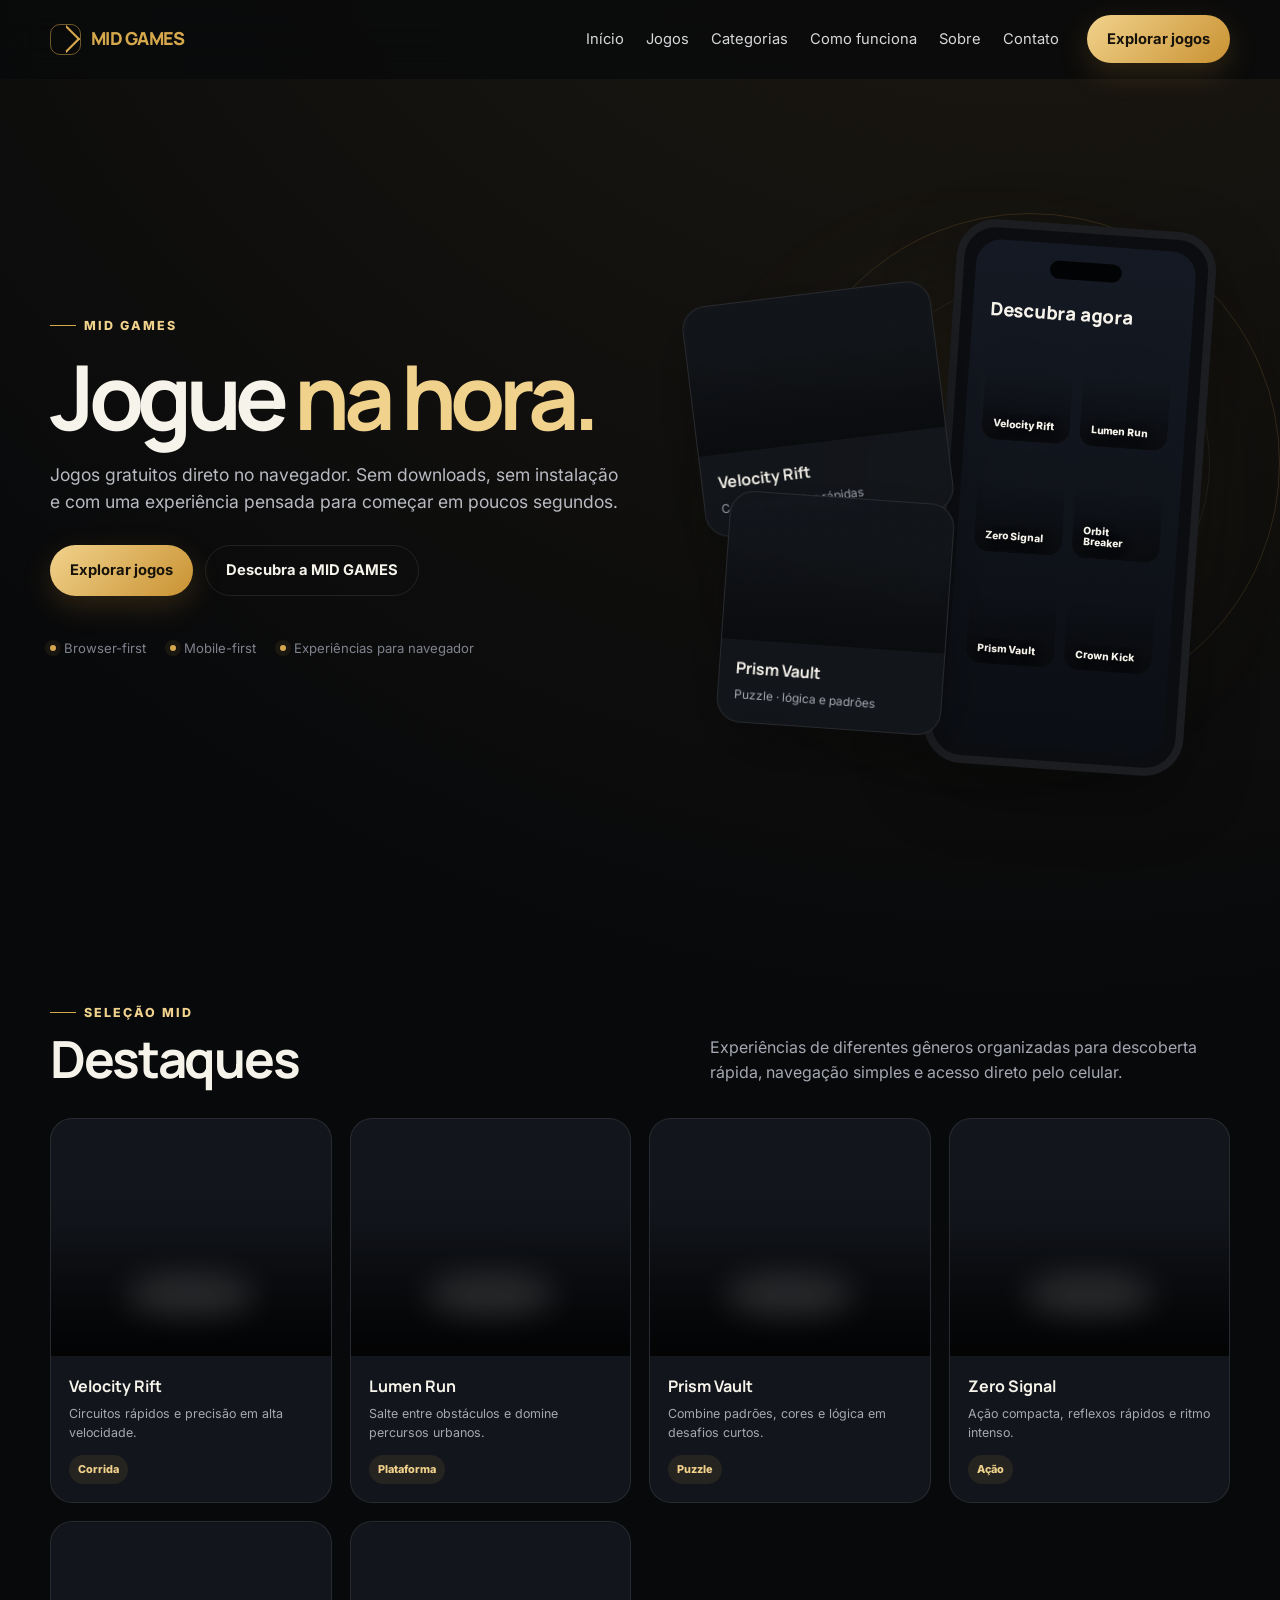
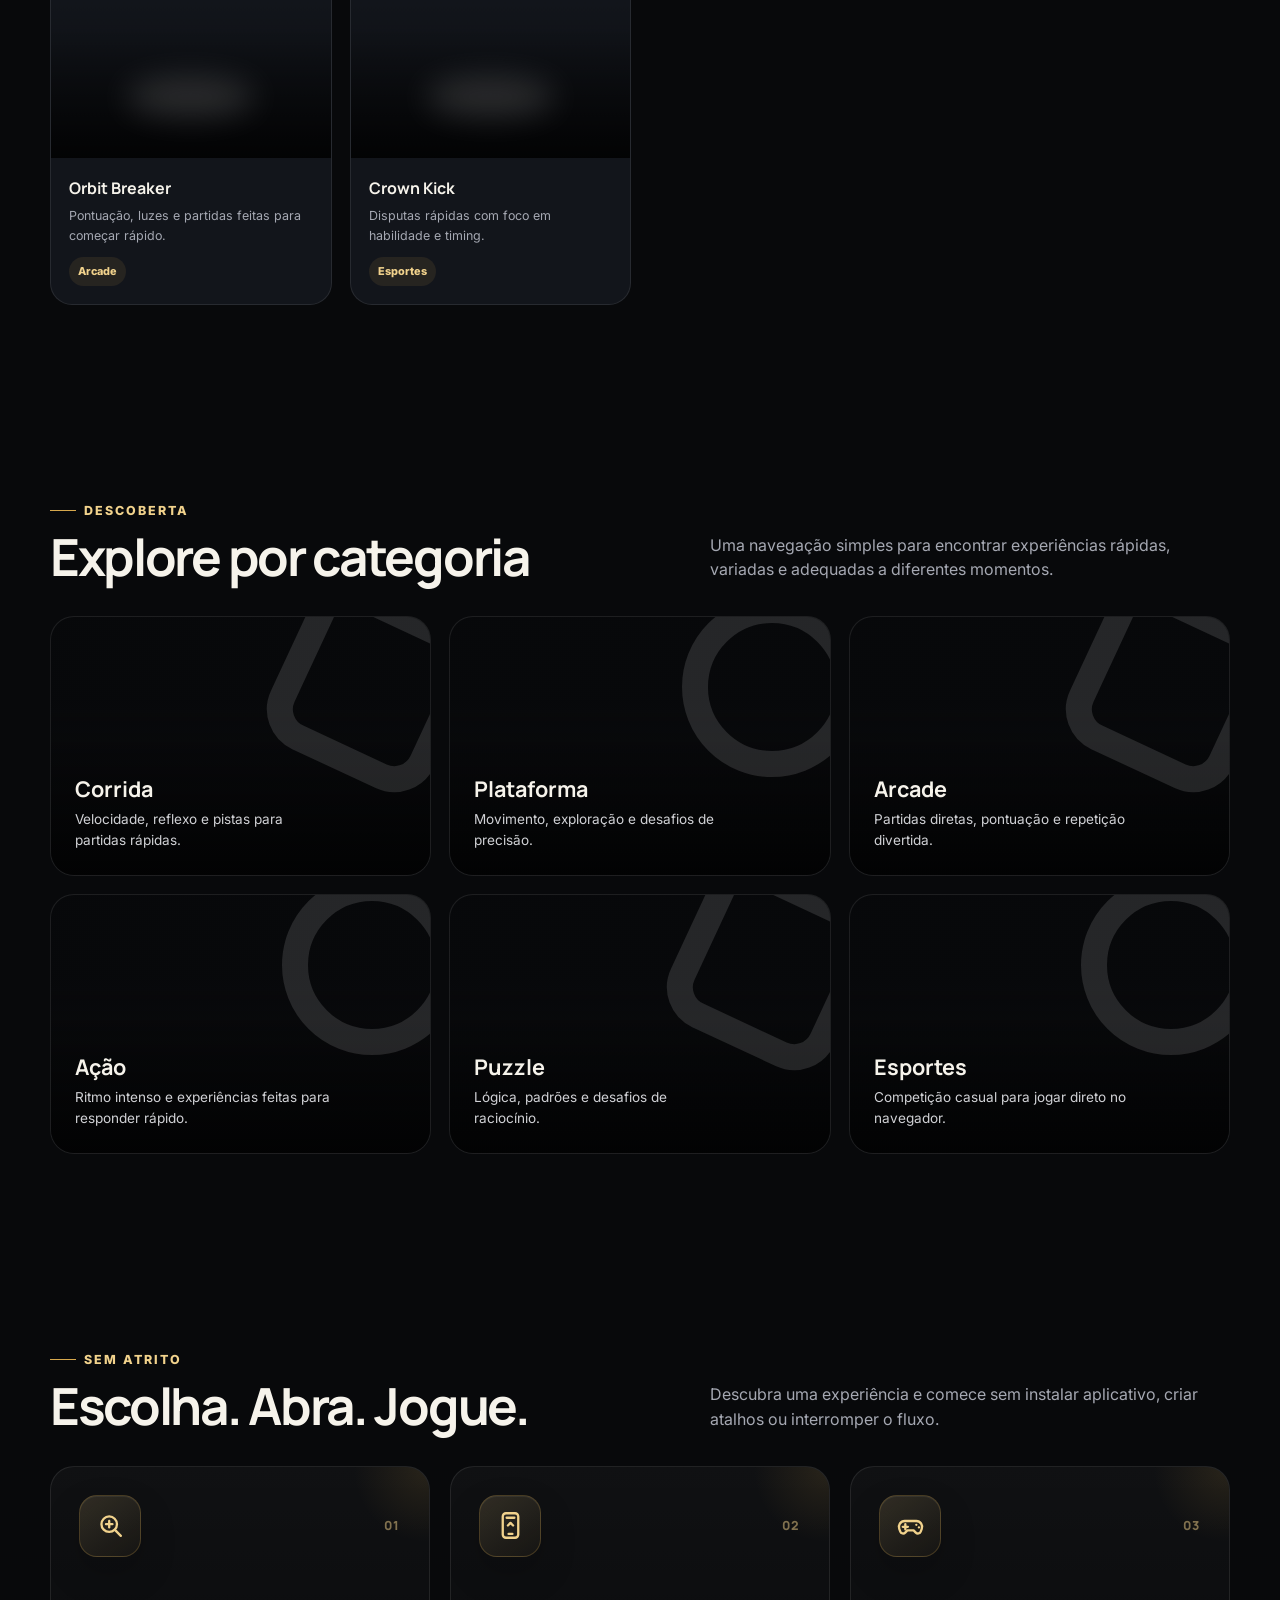
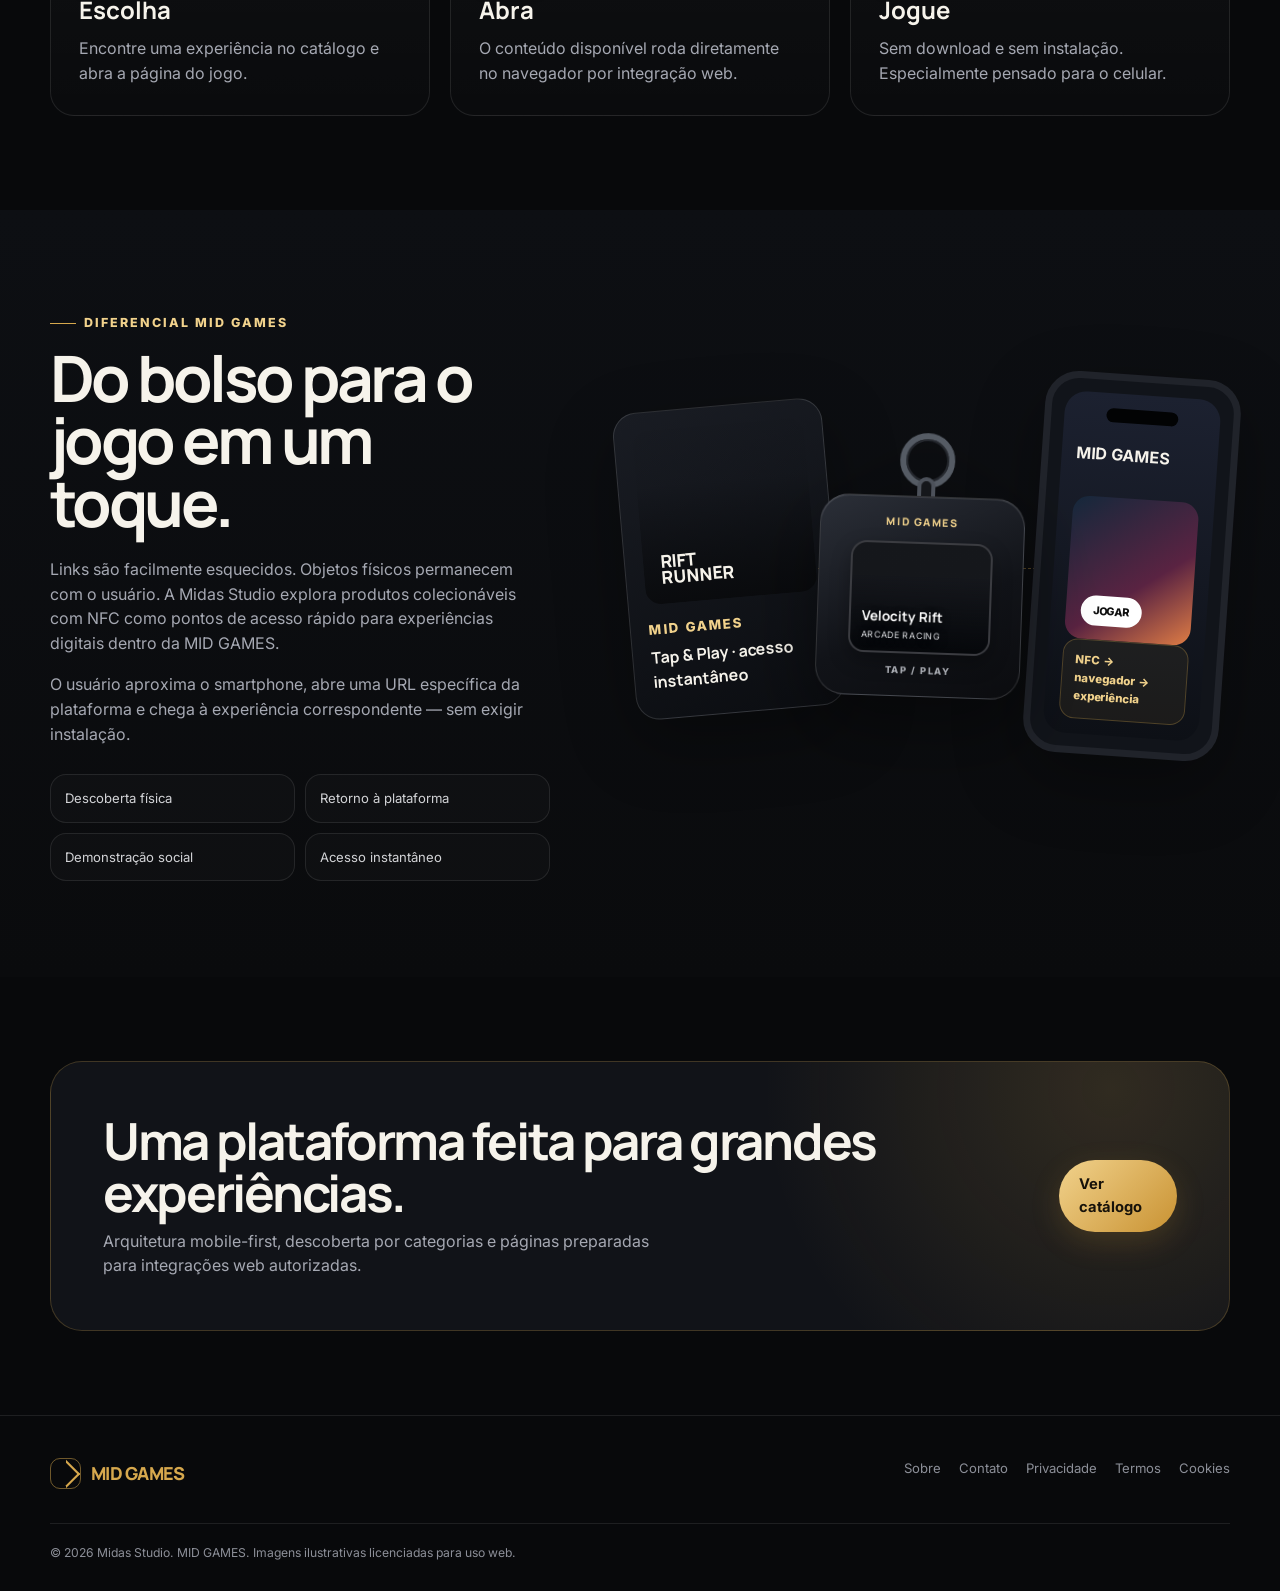
<file: index.html>
<!doctype html>
<html lang="pt-BR">
<head>
  <meta charset="utf-8">
  <meta name="viewport" content="width=device-width,initial-scale=1">
  <meta name="robots" content="noindex">
  <title>MID GAMES</title>
  <meta http-equiv="refresh" content="0; url=./site/">
  <script>window.location.replace('./site/');</script>
</head>
<body>
  <p><a href="./site/">Abrir MID GAMES</a></p>
</body>
</html>
</file>
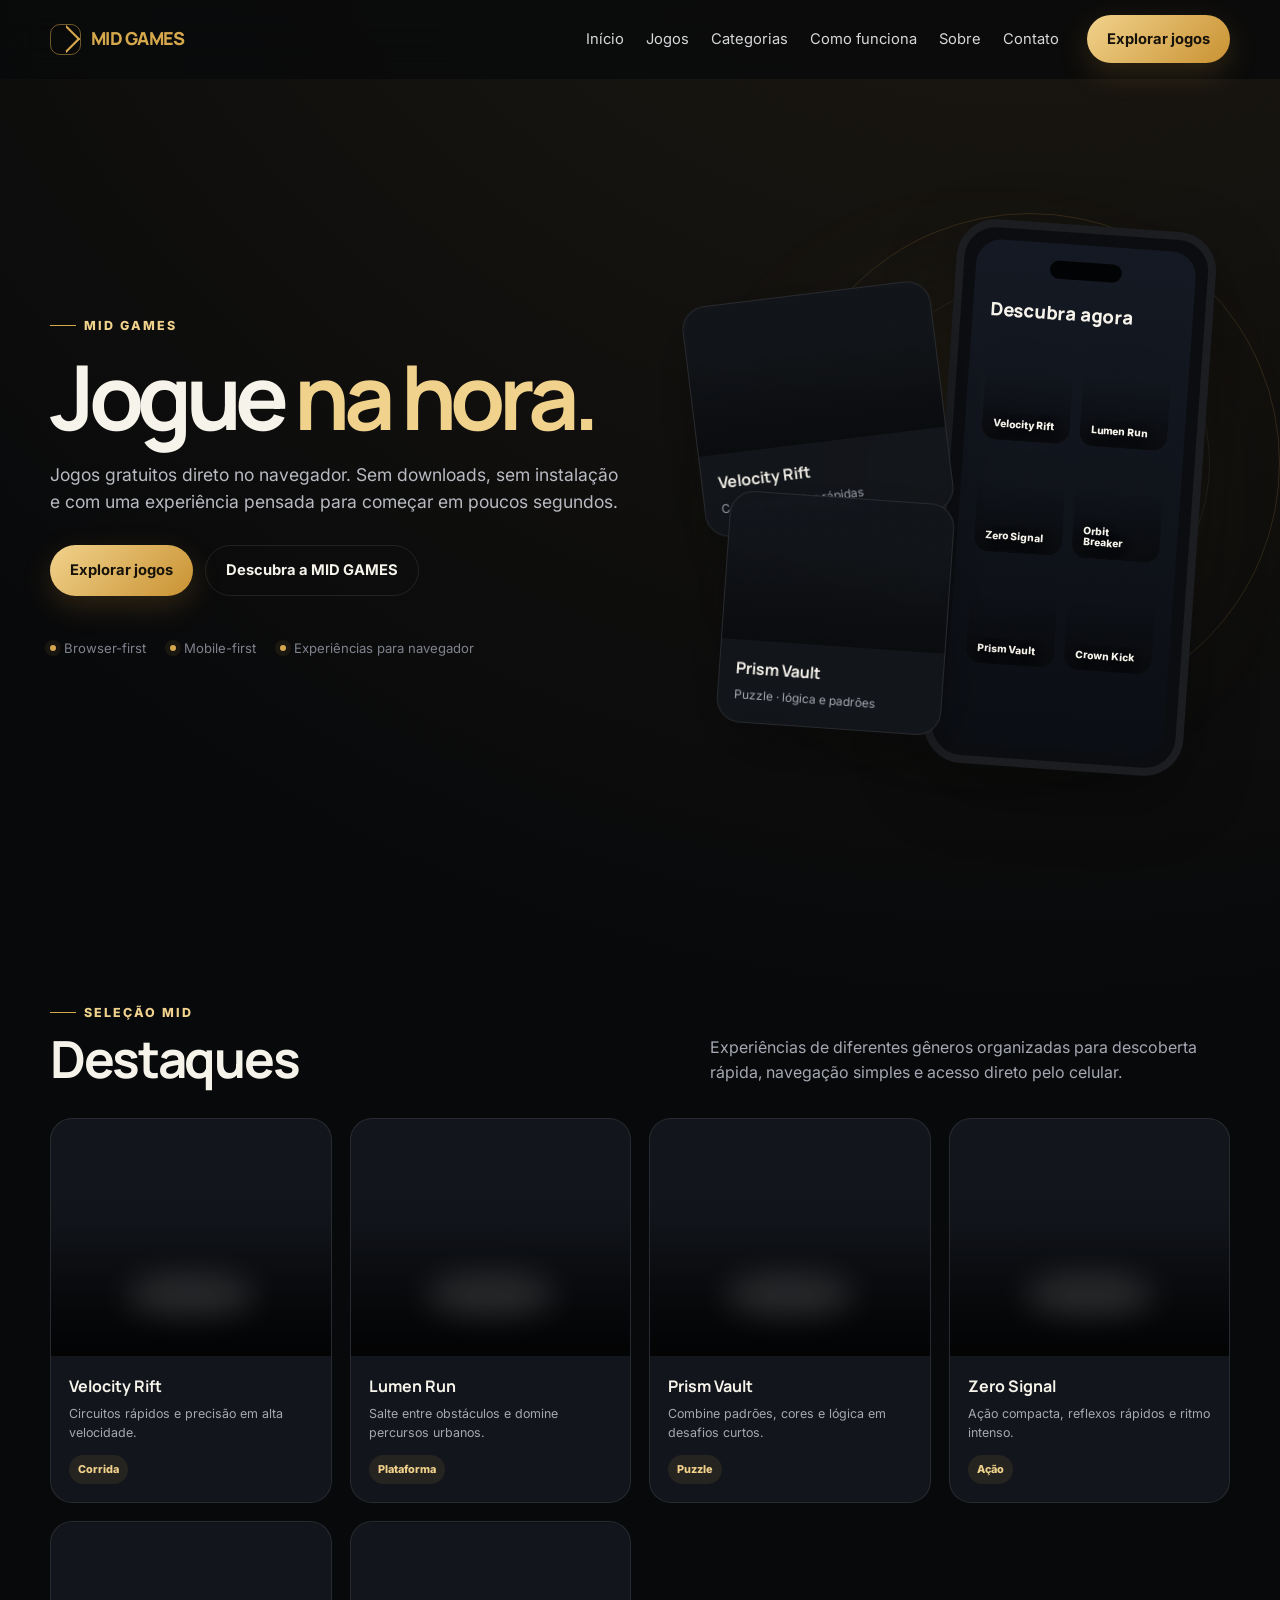
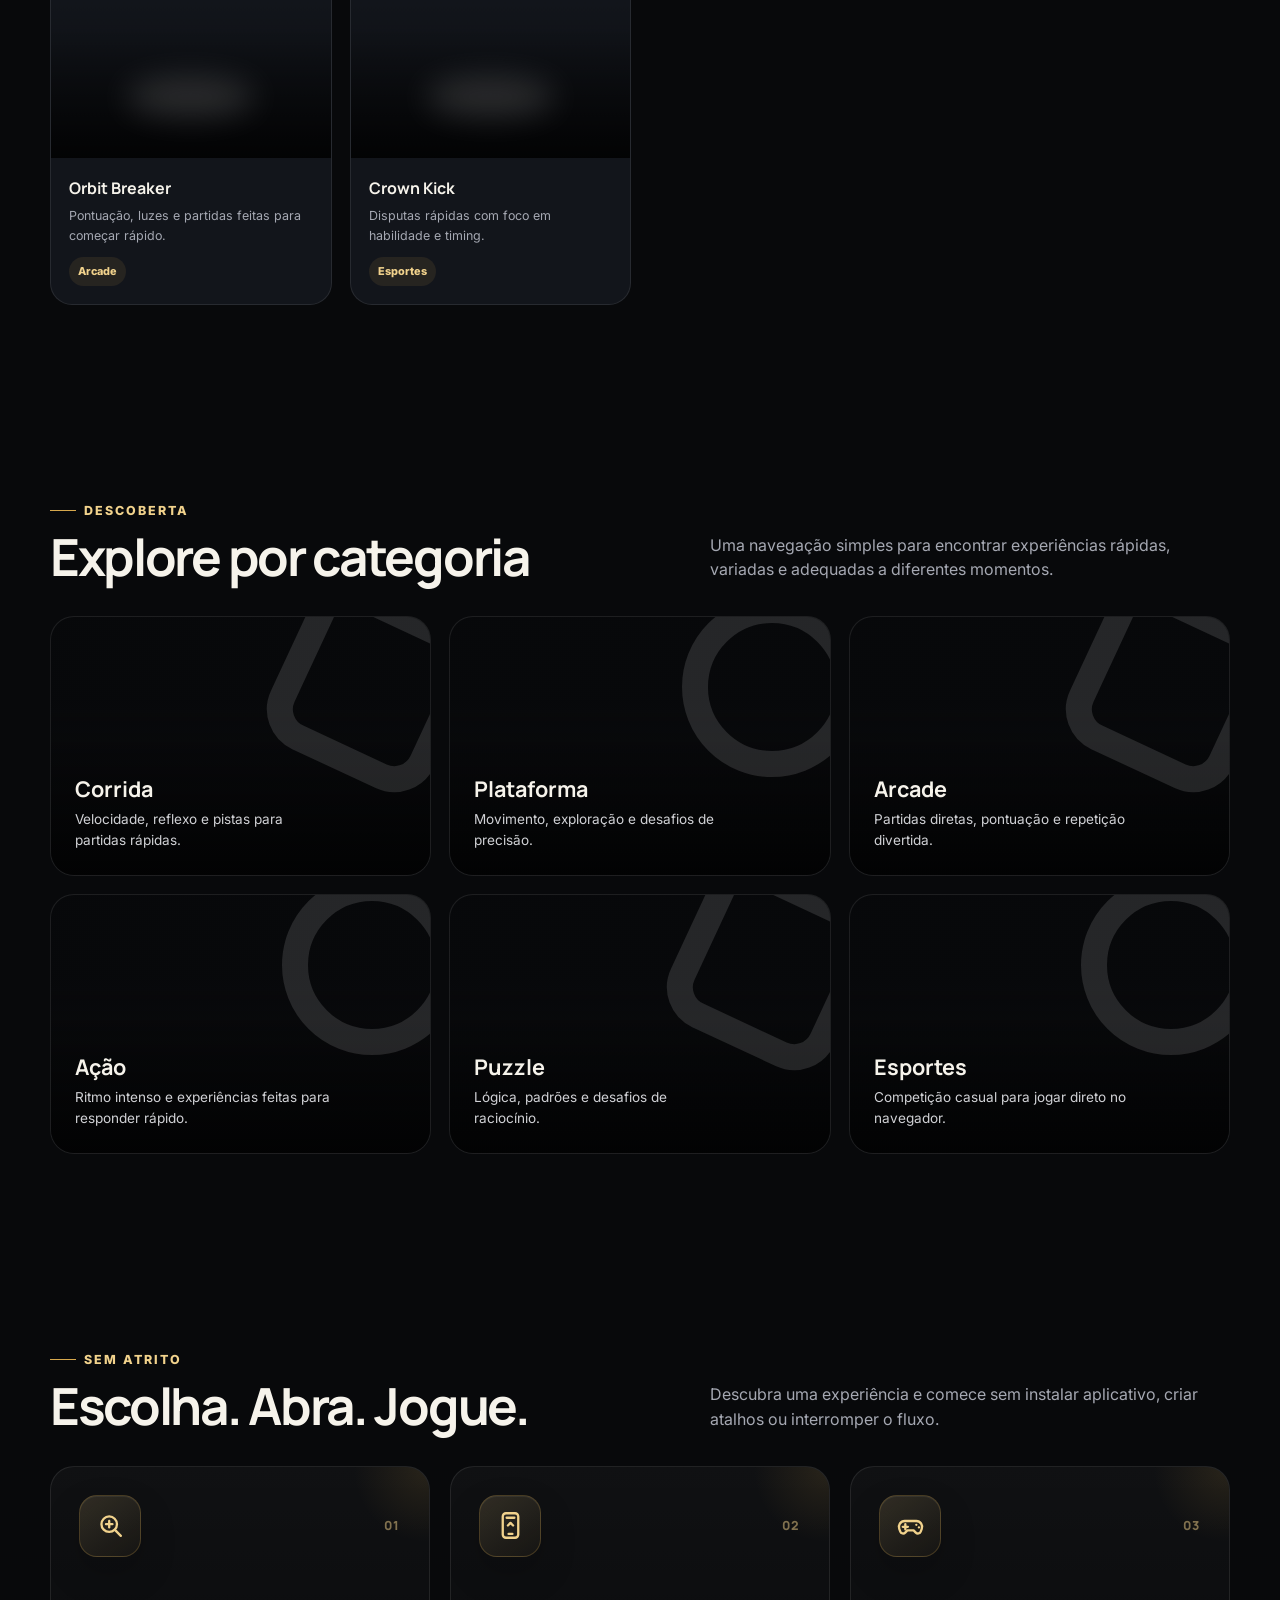
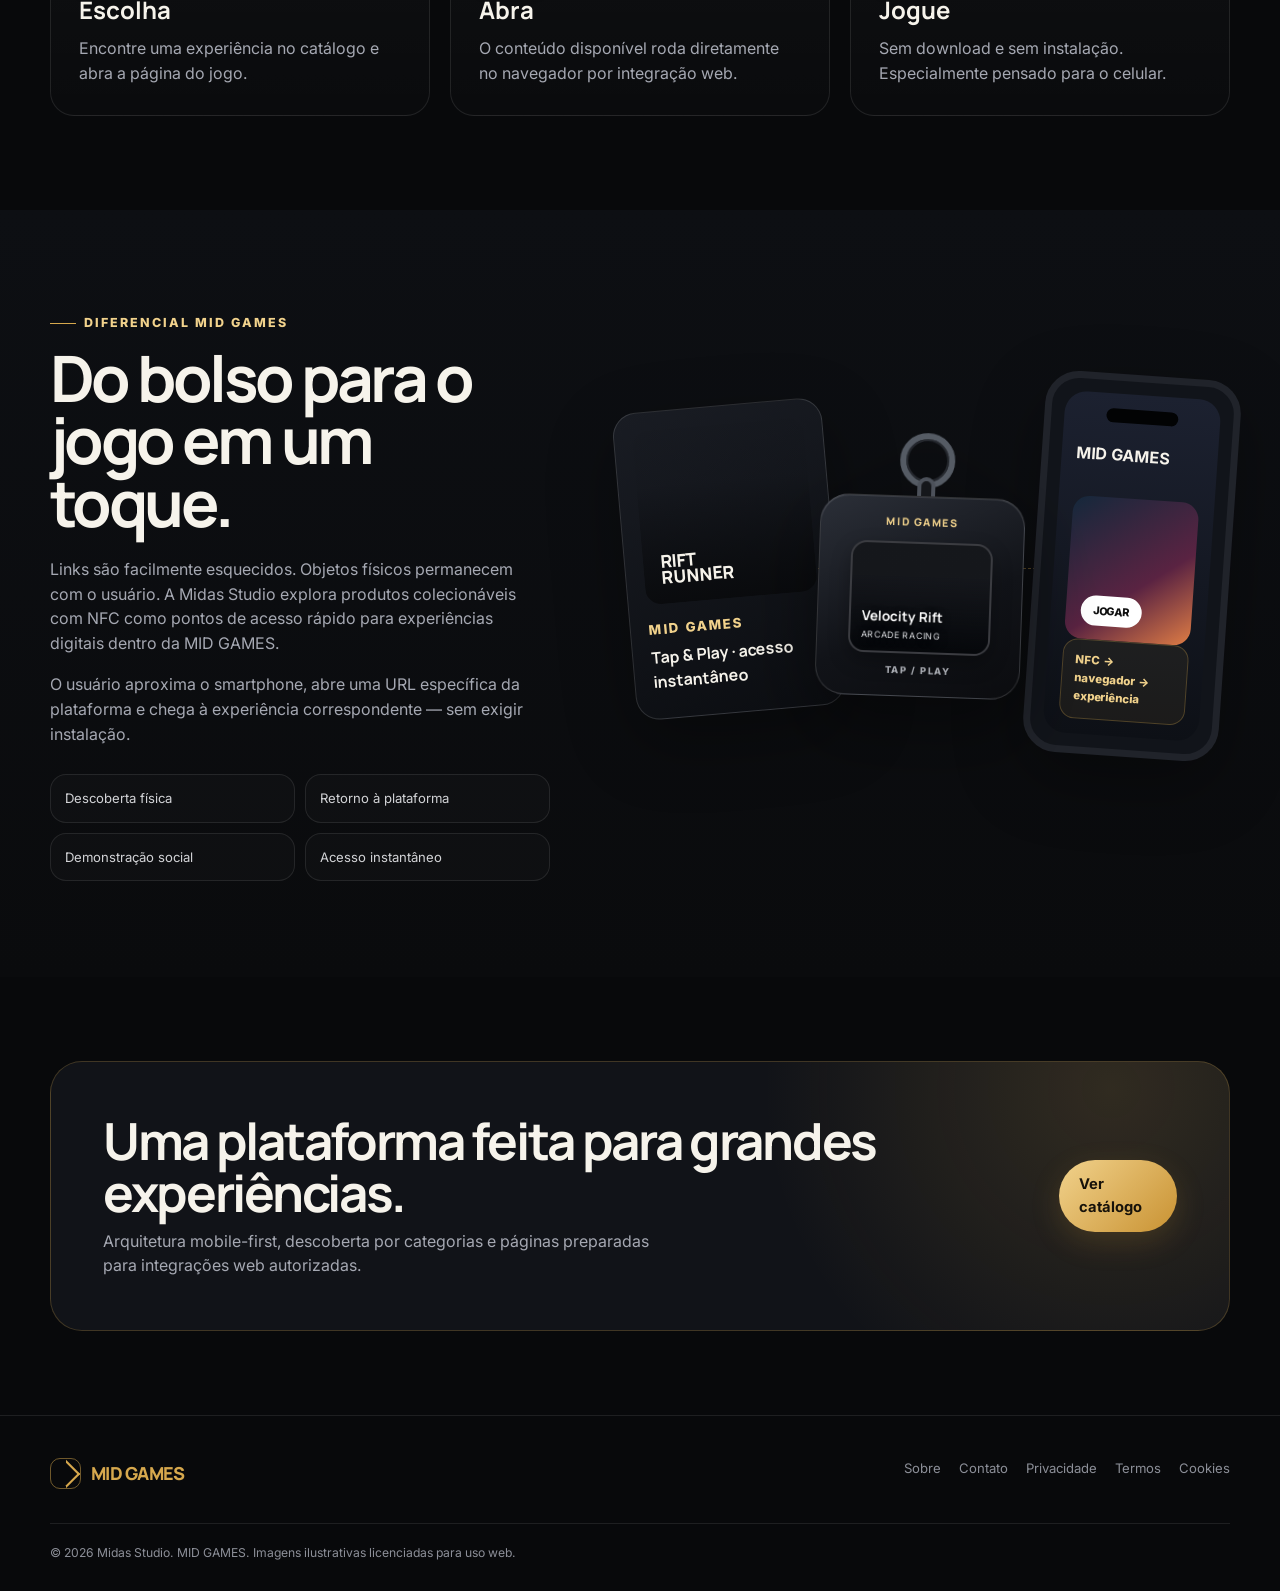
<file: site/index.html>
<!doctype html>
<html lang="pt-BR">
<head>
  <meta charset="utf-8">
  <meta name="viewport" content="width=device-width,initial-scale=1,viewport-fit=cover">
  <meta name="theme-color" content="#08090b">
  <title>MID GAMES — Jogos instantâneos no navegador</title>
  <meta name="description" content="MID GAMES é uma plataforma mobile-first da Midas Studio para descobrir e acessar experiências HTML5 diretamente pelo navegador.">
  <meta property="og:title" content="MID GAMES — Encoste. Abra. Jogue.">
  <meta property="og:description" content="Jogos instantâneos direto no navegador. Sem downloads. Sem instalação.">
  <meta property="og:type" content="website">
  <meta property="og:url" content="https://midasstudio.com.br/">
  <link rel="canonical" href="https://midasstudio.com.br/">
  <link rel="icon" href="./favicon.svg" type="image/svg+xml">
  <link rel="stylesheet" href="./assets/styles.css">
  <link rel="stylesheet" href="./assets/home-enhancements.css">
</head>
<body>
<header class="site-header">
  <div class="container nav">
    <a class="brand" href="./" aria-label="MID GAMES — início"><span class="brand-mark" aria-hidden="true"></span><span>MID <span>GAMES</span></span></a>
    <nav class="nav-links" aria-label="Navegação principal">
      <a href="./">Início</a><a href="./jogos/">Jogos</a><a href="#categorias">Categorias</a><a href="#como-funciona">Como funciona</a><a href="./sobre/">Sobre</a><a href="./contato/">Contato</a>
    </nav>
    <a class="btn btn-primary nav-cta" href="./jogos/">Explorar jogos</a>
    <button class="menu-btn" type="button" aria-label="Abrir menu" aria-expanded="false">☰</button>
  </div>
</header>

<main>
  <section class="hero">
    <div class="container hero-grid">
      <div>
        <span class="eyebrow">MID GAMES</span>
        <h1>Jogue <em>na hora.</em></h1>
        <p>Jogos gratuitos direto no navegador. Sem downloads, sem instalação e com uma experiência pensada para começar em poucos segundos.</p>
        <div class="hero-actions">
          <a class="btn btn-primary" href="./jogos/">Explorar jogos</a>
          <a class="btn" href="#como-funciona">Descubra a MID GAMES</a>
        </div>
        <div class="hero-meta" aria-label="Características">
          <span><i></i>Browser-first</span><span><i></i>Mobile-first</span><span><i></i>Experiências para navegador</span>
        </div>
      </div>
      <div class="hero-visual" aria-label="Prévia da plataforma MID GAMES">
        <div class="glow"></div><div class="orbit"></div><div class="orbit two"></div>
        <div class="float-card one"><div class="float-art art-race"></div><div class="float-copy"><strong>Velocity Rift</strong><span>Corrida · partidas rápidas</span></div></div>
        <div class="float-card two"><div class="float-art art-puzzle"></div><div class="float-copy"><strong>Prism Vault</strong><span>Puzzle · lógica e padrões</span></div></div>
        <div class="phone">
          <div class="phone-screen"><div class="phone-top"></div><div class="phone-title">Descubra agora</div><div class="mini-row">
            <div class="mini-card art-race" data-title="Velocity Rift"></div><div class="mini-card art-platform" data-title="Lumen Run"></div><div class="mini-card art-action" data-title="Zero Signal"></div><div class="mini-card art-arcade" data-title="Orbit Breaker"></div><div class="mini-card art-puzzle" data-title="Prism Vault"></div><div class="mini-card art-sport" data-title="Crown Kick"></div>
          </div></div>
        </div>
      </div>
    </div>
  </section>

  <section class="section" aria-labelledby="destaques-title">
    <div class="container">
      <div class="section-head"><div><span class="eyebrow">Seleção MID</span><h2 id="destaques-title">Destaques</h2></div><p>Experiências de diferentes gêneros organizadas para descoberta rápida, navegação simples e acesso direto pelo celular.</p></div>
      <div class="game-grid" data-featured-games></div>
    </div>
  </section>

  <section class="section" id="categorias" aria-labelledby="categorias-title">
    <div class="container">
      <div class="section-head"><div><span class="eyebrow">Descoberta</span><h2 id="categorias-title">Explore por categoria</h2></div><p>Uma navegação simples para encontrar experiências rápidas, variadas e adequadas a diferentes momentos.</p></div>
      <div class="category-grid">
        <a class="category-card category-race" href="./jogos/?categoria=corrida"><span class="category-shape"></span><div><h3>Corrida</h3><p>Velocidade, reflexo e pistas para partidas rápidas.</p></div></a>
        <a class="category-card category-platform" href="./jogos/?categoria=plataforma"><span class="category-shape"></span><div><h3>Plataforma</h3><p>Movimento, exploração e desafios de precisão.</p></div></a>
        <a class="category-card category-arcade" href="./jogos/?categoria=arcade"><span class="category-shape"></span><div><h3>Arcade</h3><p>Partidas diretas, pontuação e repetição divertida.</p></div></a>
        <a class="category-card category-action" href="./jogos/?categoria=ação"><span class="category-shape"></span><div><h3>Ação</h3><p>Ritmo intenso e experiências feitas para responder rápido.</p></div></a>
        <a class="category-card category-puzzle" href="./jogos/?categoria=puzzle"><span class="category-shape"></span><div><h3>Puzzle</h3><p>Lógica, padrões e desafios de raciocínio.</p></div></a>
        <a class="category-card category-sport" href="./jogos/?categoria=esportes"><span class="category-shape"></span><div><h3>Esportes</h3><p>Competição casual para jogar direto no navegador.</p></div></a>
      </div>
    </div>
  </section>

  <section class="section" id="como-funciona" aria-labelledby="como-title">
    <div class="container">
      <div class="section-head"><div><span class="eyebrow">Sem atrito</span><h2 id="como-title">Escolha. Abra. Jogue.</h2></div><p>Descubra uma experiência e comece sem instalar aplicativo, criar atalhos ou interromper o fluxo.</p></div>
      <div class="steps steps-actions">
        <article class="step">
          <div class="step-action-top"><div class="step-action-icon" aria-hidden="true"><svg viewBox="0 0 24 24"><circle cx="11" cy="11" r="6"></circle><path d="m16 16 4 4"></path><path d="M8.5 11h5M11 8.5v5"></path></svg></div><div class="step-num">01</div></div>
          <h3>Escolha</h3><p>Encontre uma experiência no catálogo e abra a página do jogo.</p>
        </article>
        <article class="step">
          <div class="step-action-top"><div class="step-action-icon" aria-hidden="true"><svg viewBox="0 0 24 24"><rect x="6" y="2.5" width="12" height="19" rx="2.5"></rect><path d="M9 6h6M10.5 18.5h3"></path><path d="m10 12 2-2 2 2"></path></svg></div><div class="step-num">02</div></div>
          <h3>Abra</h3><p>O conteúdo disponível roda diretamente no navegador por integração web.</p>
        </article>
        <article class="step">
          <div class="step-action-top"><div class="step-action-icon" aria-hidden="true"><svg viewBox="0 0 24 24"><path d="M7.5 8.5h9a4.5 4.5 0 0 1 4.2 6.1l-.8 2.1a2.3 2.3 0 0 1-3.8.8l-1.7-1.7H9.6l-1.7 1.7a2.3 2.3 0 0 1-3.8-.8l-.8-2.1a4.5 4.5 0 0 1 4.2-6.1Z"></path><path d="M8 11v4M6 13h4M16.5 11.5h.01M18.5 13.5h.01"></path></svg></div><div class="step-num">03</div></div>
          <h3>Jogue</h3><p>Sem download e sem instalação. Especialmente pensado para o celular.</p>
        </article>
      </div>
    </div>
  </section>

  <section class="physical" aria-labelledby="physical-title">
    <div class="container physical-grid">
      <div>
        <span class="eyebrow">Diferencial MID GAMES</span>
        <h2 id="physical-title">Do bolso para o jogo em um toque.</h2>
        <p>Links são facilmente esquecidos. Objetos físicos permanecem com o usuário. A Midas Studio explora produtos colecionáveis com NFC como pontos de acesso rápido para experiências digitais dentro da MID GAMES.</p>
        <p>O usuário aproxima o smartphone, abre uma URL específica da plataforma e chega à experiência correspondente — sem exigir instalação.</p>
        <div class="benefit-list"><div class="benefit">Descoberta física</div><div class="benefit">Retorno à plataforma</div><div class="benefit">Demonstração social</div><div class="benefit">Acesso instantâneo</div></div>
      </div>
      <div class="flow-visual flow-visual-keychain" aria-label="Fluxo conceitual de embalagem para chaveiro MID GAMES com arte de jogo e abertura no celular">
        <div class="package"><div class="package-art"></div><small>MID GAMES</small><strong>Tap & Play · acesso instantâneo</strong></div>
        <div class="flow-line"></div>
        <div class="keychain-showcase" aria-label="Chaveiro MID GAMES com adesivo ilustrativo de jogo">
          <div class="keychain-ring"></div><div class="keychain-link"></div>
          <div class="keychain-body-new">
            <div class="keychain-brand">MID GAMES</div>
            <div class="keychain-sticker"><div class="keychain-sticker-art"></div><div class="keychain-sticker-copy"><strong>Velocity Rift</strong><span>Arcade Racing</span></div></div>
            <div class="keychain-tap">TAP / PLAY</div>
          </div>
        </div>
        <div class="tap-phone"><div class="tap-screen"><div class="phone-top"></div><strong>MID GAMES</strong><div class="tap-game"></div><div class="tap-badge">NFC → navegador → experiência</div></div></div>
      </div>
    </div>
  </section>

  <section class="cta-band"><div class="container"><div class="cta-box"><div><h2>Uma plataforma feita para grandes experiências.</h2><p>Arquitetura mobile-first, descoberta por categorias e páginas preparadas para integrações web autorizadas.</p></div><a class="btn btn-primary" href="./jogos/">Ver catálogo</a></div></div></section>
</main>

<footer class="site-footer"><div class="container"><div class="footer-grid"><a class="brand" href="./"><span class="brand-mark" aria-hidden="true"></span><span>MID <span>GAMES</span></span></a><div class="footer-links"><a href="./sobre/">Sobre</a><a href="./contato/">Contato</a><a href="./privacidade/">Privacidade</a><a href="./termos/">Termos</a><a href="./cookies/">Cookies</a></div></div><div class="footer-note">© <span data-year></span> Midas Studio. MID GAMES. Imagens ilustrativas licenciadas para uso web.</div></div></footer>
<script src="./assets/app.js" defer></script>
</body>
</html>
</file>
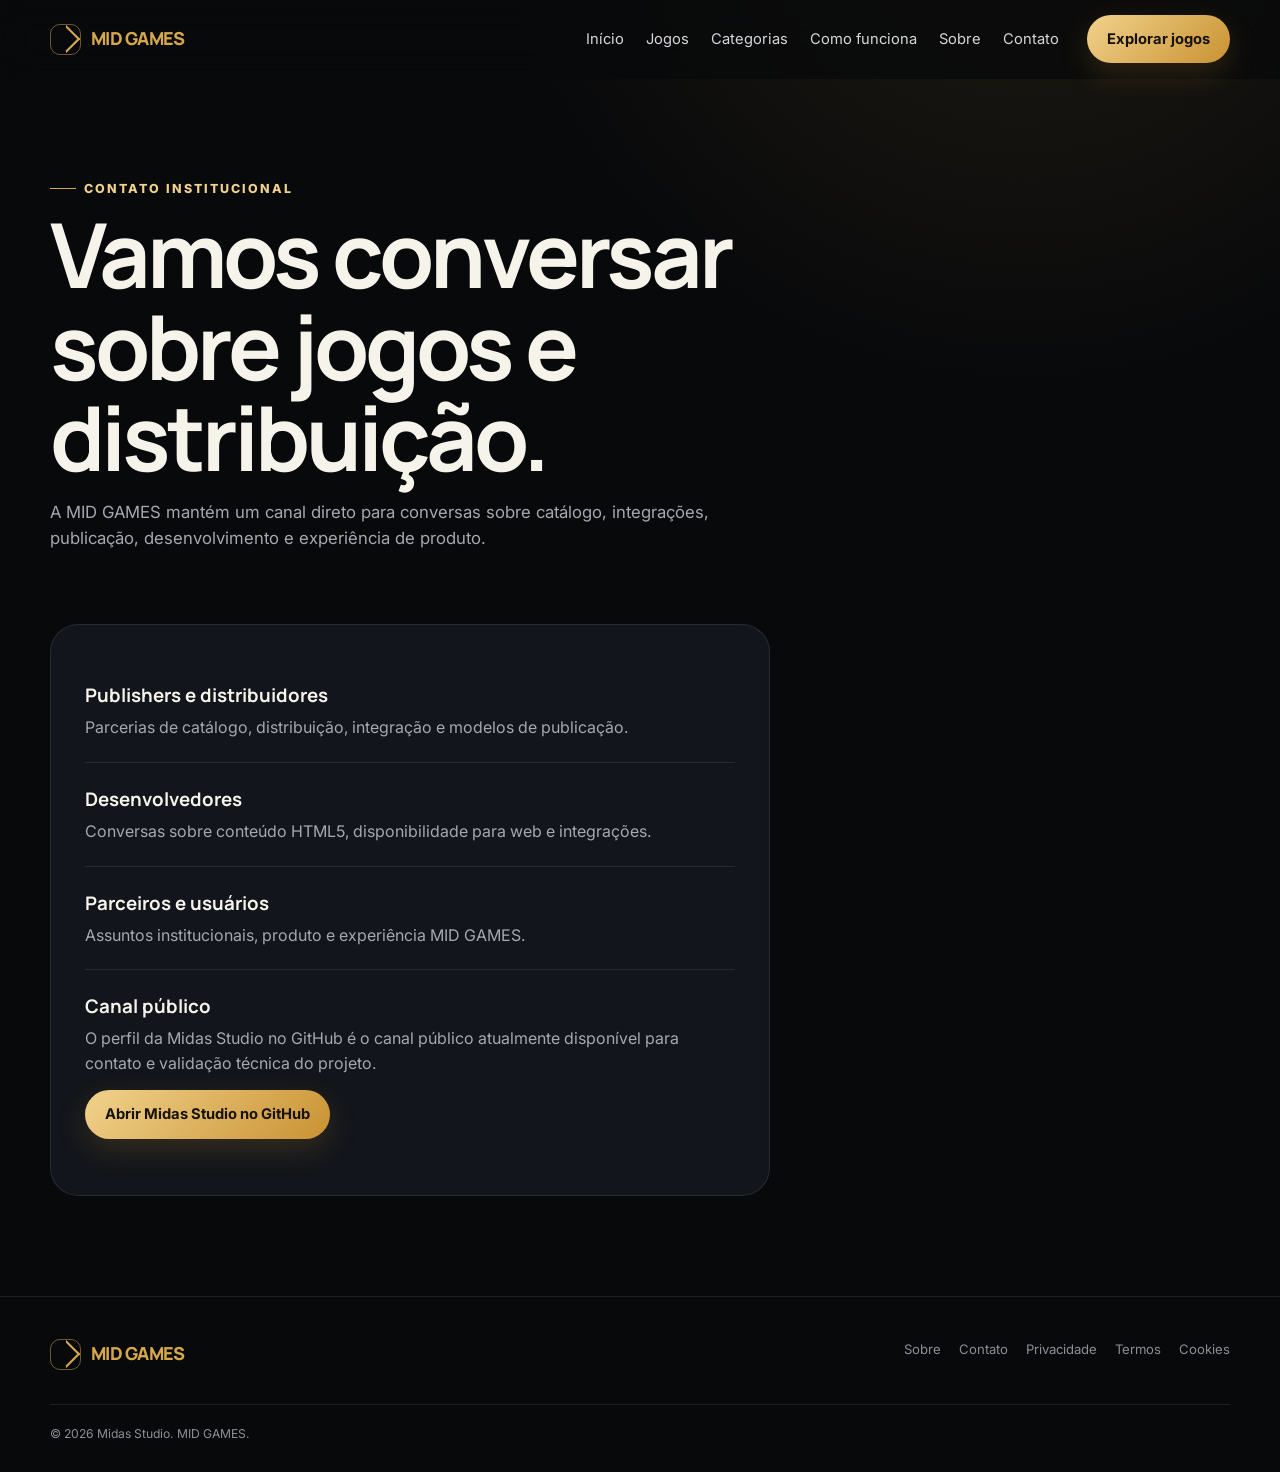
<file: site/contato/index.html>
<!doctype html>
<html lang="pt-BR"><head><meta charset="utf-8"><meta name="viewport" content="width=device-width,initial-scale=1,viewport-fit=cover"><meta name="theme-color" content="#08090b"><title>Contato — MID GAMES</title><meta name="description" content="Canais institucionais da MID GAMES para publishers, desenvolvedores, parceiros e usuários."><link rel="canonical" href="https://midasstudio.com.br/contato/"><link rel="icon" href="../favicon.svg" type="image/svg+xml"><link rel="stylesheet" href="../assets/styles.css"></head>
<body><header class="site-header"><div class="container nav"><a class="brand" href="../"><span class="brand-mark"></span><span>MID <span>GAMES</span></span></a><nav class="nav-links"><a href="../">Início</a><a href="../jogos/">Jogos</a><a href="../#categorias">Categorias</a><a href="../#como-funciona">Como funciona</a><a href="../sobre/">Sobre</a><a href="./">Contato</a></nav><a class="btn btn-primary nav-cta" href="../jogos/">Explorar jogos</a><button class="menu-btn" type="button" aria-label="Abrir menu" aria-expanded="false">☰</button></div></header>
<main><section class="page-hero"><div class="container"><span class="eyebrow">Contato institucional</span><h1>Vamos conversar sobre jogos e distribuição.</h1><p>A MID GAMES mantém um canal direto para conversas sobre catálogo, integrações, publicação, desenvolvimento e experiência de produto.</p></div></section>
<section><div class="container" style="padding-bottom:100px"><div class="contact-card"><div class="contact-row"><h3>Publishers e distribuidores</h3><p>Parcerias de catálogo, distribuição, integração e modelos de publicação.</p></div><div class="contact-row"><h3>Desenvolvedores</h3><p>Conversas sobre conteúdo HTML5, disponibilidade para web e integrações.</p></div><div class="contact-row"><h3>Parceiros e usuários</h3><p>Assuntos institucionais, produto e experiência MID GAMES.</p></div><div class="contact-row"><h3>Canal público</h3><p>O perfil da Midas Studio no GitHub é o canal público atualmente disponível para contato e validação técnica do projeto.</p><p style="margin-top:14px"><a class="btn btn-primary" href="https://github.com/midmake" rel="noopener noreferrer">Abrir Midas Studio no GitHub</a></p></div></div></div></section></main>
<footer class="site-footer"><div class="container"><div class="footer-grid"><a class="brand" href="../"><span class="brand-mark"></span><span>MID <span>GAMES</span></span></a><div class="footer-links"><a href="../sobre/">Sobre</a><a href="./">Contato</a><a href="../privacidade/">Privacidade</a><a href="../termos/">Termos</a><a href="../cookies/">Cookies</a></div></div><div class="footer-note">© <span data-year></span> Midas Studio. MID GAMES.</div></div></footer><script src="../assets/app.js" defer></script></body></html>
</file>
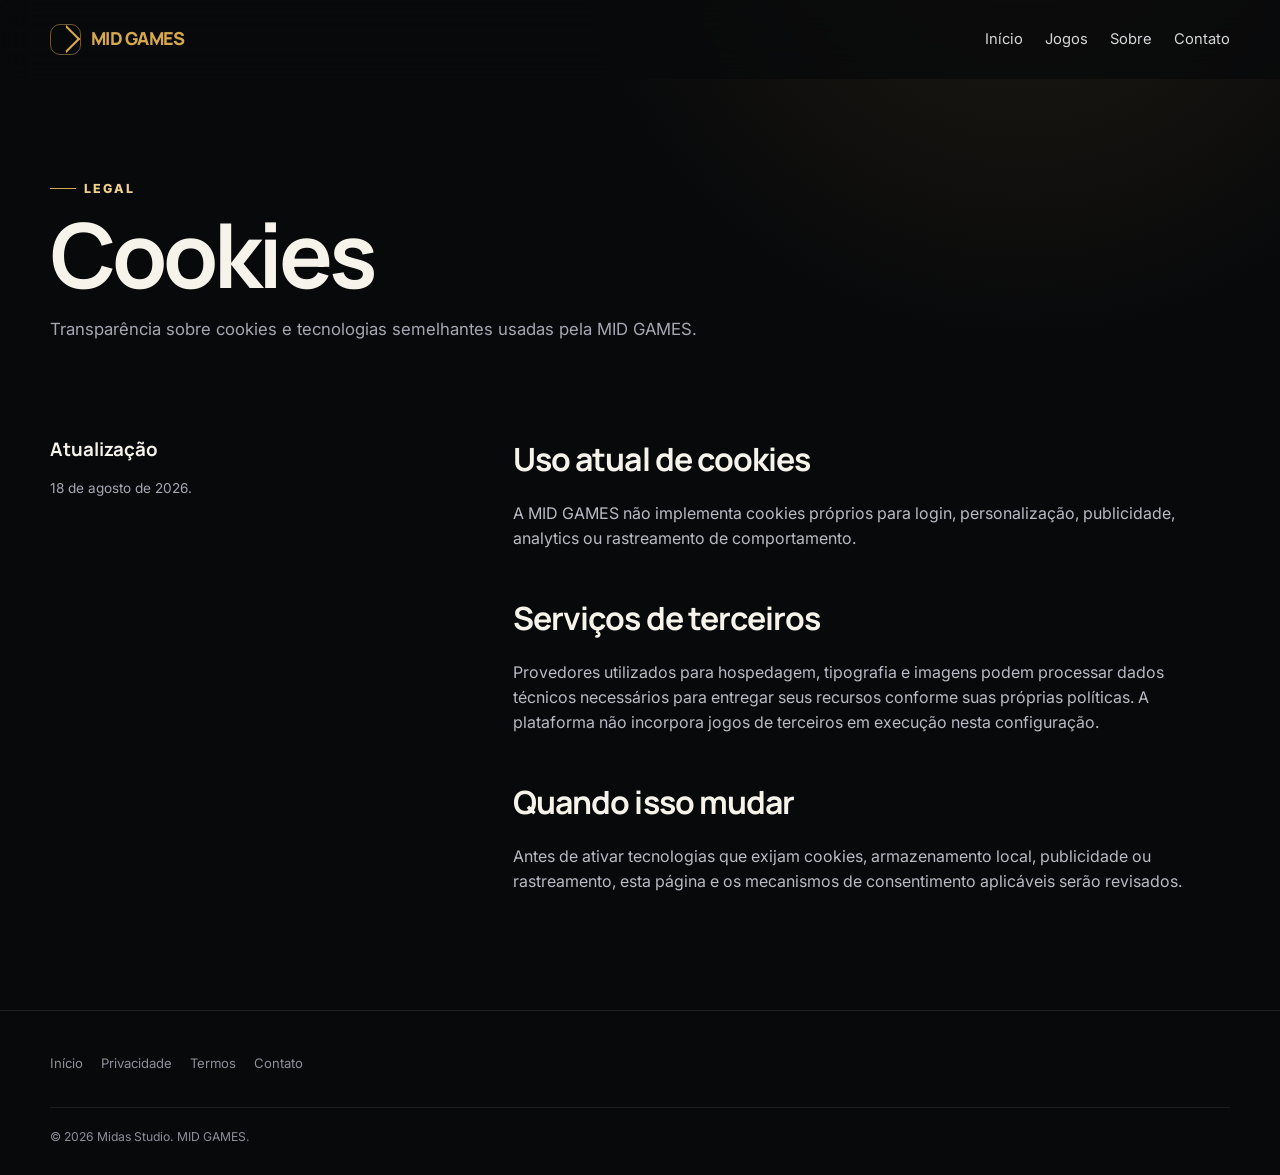
<file: site/cookies/index.html>
<!doctype html><html lang="pt-BR"><head><meta charset="utf-8"><meta name="viewport" content="width=device-width,initial-scale=1"><meta name="theme-color" content="#08090b"><title>Cookies — MID GAMES</title><meta name="description" content="Informações sobre cookies na MID GAMES."><link rel="canonical" href="https://midasstudio.com.br/cookies/"><link rel="icon" href="../favicon.svg" type="image/svg+xml"><link rel="stylesheet" href="../assets/styles.css"></head><body><header class="site-header"><div class="container nav"><a class="brand" href="../"><span class="brand-mark"></span><span>MID <span>GAMES</span></span></a><nav class="nav-links"><a href="../">Início</a><a href="../jogos/">Jogos</a><a href="../sobre/">Sobre</a><a href="../contato/">Contato</a></nav><button class="menu-btn" type="button" aria-label="Abrir menu">☰</button></div></header><main><section class="page-hero"><div class="container"><span class="eyebrow">Legal</span><h1>Cookies</h1><p>Transparência sobre cookies e tecnologias semelhantes usadas pela MID GAMES.</p></div></section><section><div class="container content-grid"><aside class="content-aside"><h3>Atualização</h3><p>18 de agosto de 2026.</p></aside><div class="prose"><h2>Uso atual de cookies</h2><p>A MID GAMES não implementa cookies próprios para login, personalização, publicidade, analytics ou rastreamento de comportamento.</p><h2>Serviços de terceiros</h2><p>Provedores utilizados para hospedagem, tipografia e imagens podem processar dados técnicos necessários para entregar seus recursos conforme suas próprias políticas. A plataforma não incorpora jogos de terceiros em execução nesta configuração.</p><h2>Quando isso mudar</h2><p>Antes de ativar tecnologias que exijam cookies, armazenamento local, publicidade ou rastreamento, esta página e os mecanismos de consentimento aplicáveis serão revisados.</p></div></div></section></main><footer class="site-footer"><div class="container"><div class="footer-links"><a href="../">Início</a><a href="../privacidade/">Privacidade</a><a href="../termos/">Termos</a><a href="../contato/">Contato</a></div><div class="footer-note">© <span data-year></span> Midas Studio. MID GAMES.</div></div></footer><script src="../assets/app.js" defer></script></body></html>
</file>
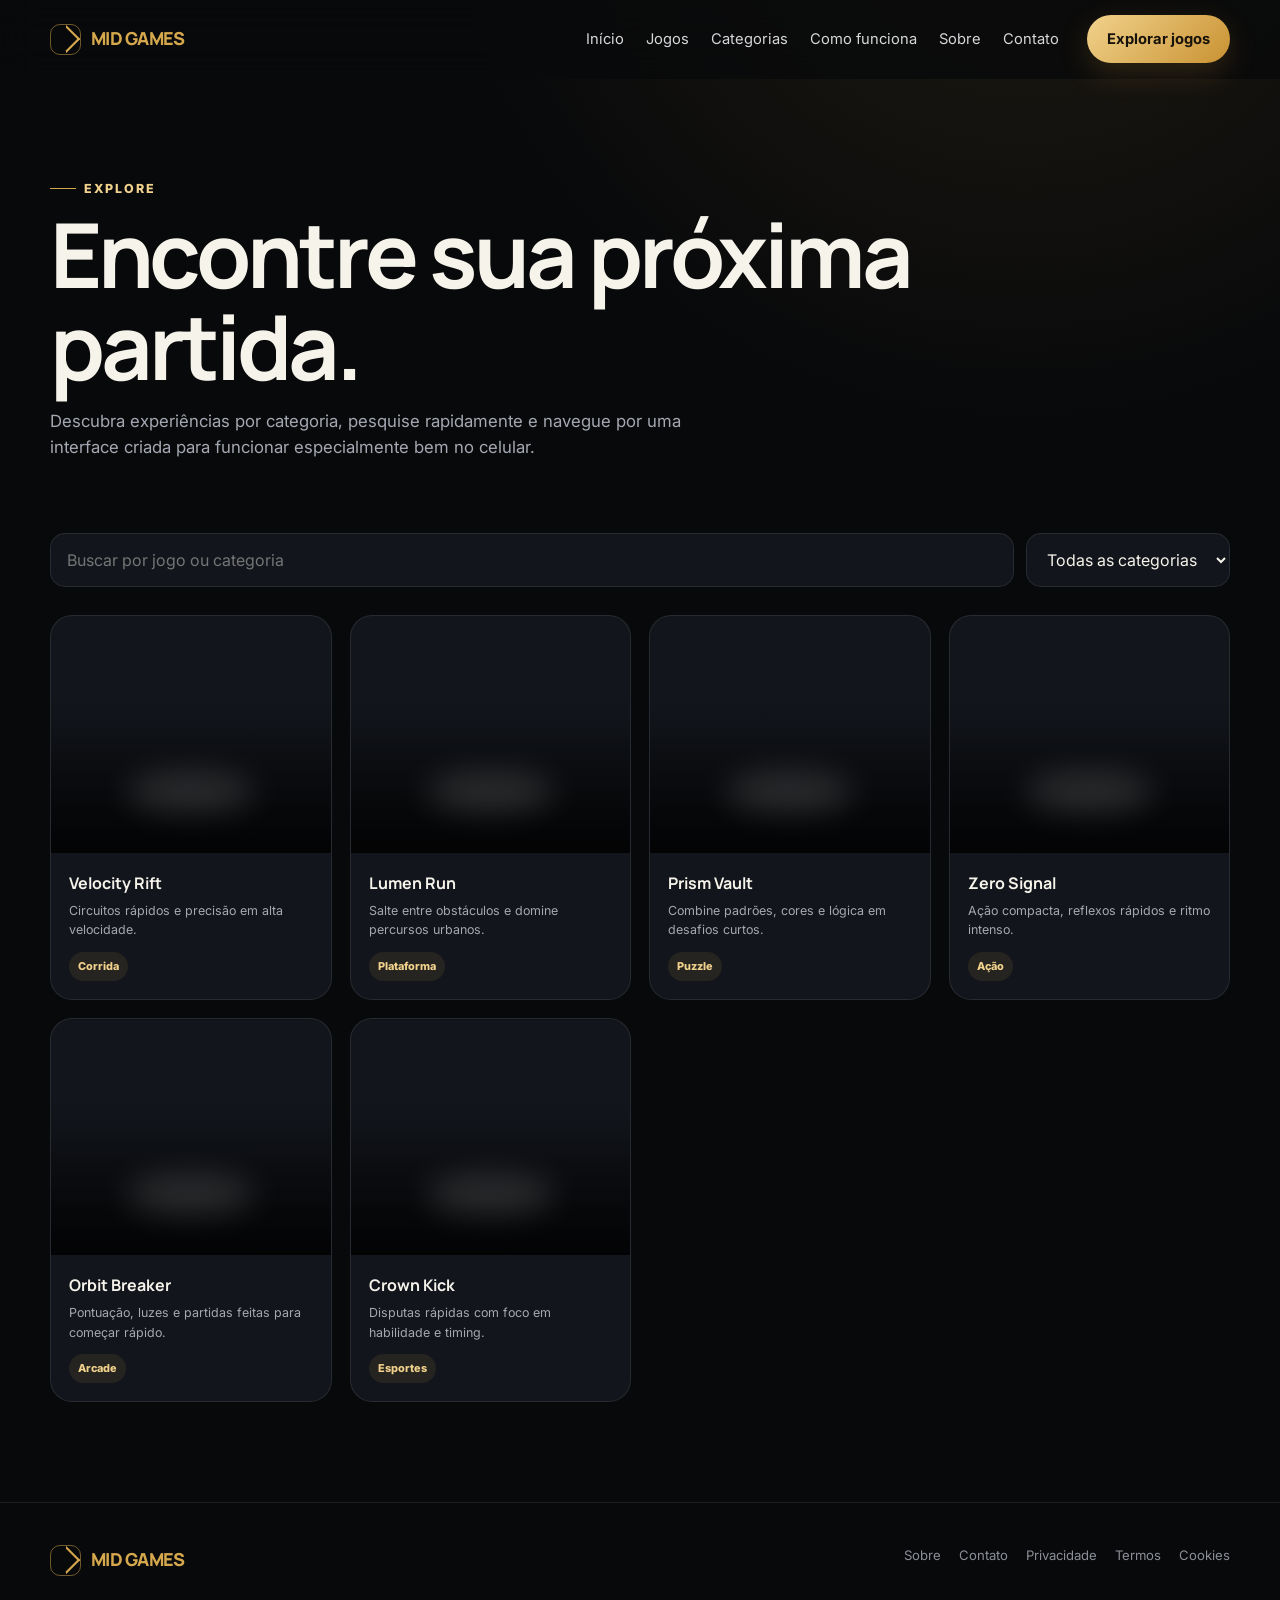
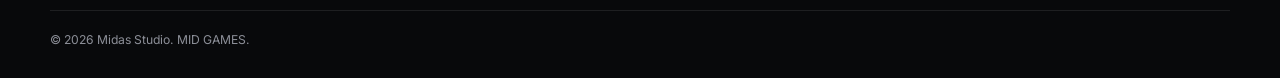
<file: site/jogos/index.html>
<!doctype html>
<html lang="pt-BR">
<head>
  <meta charset="utf-8"><meta name="viewport" content="width=device-width,initial-scale=1,viewport-fit=cover"><meta name="theme-color" content="#08090b">
  <title>Jogos — MID GAMES</title><meta name="description" content="Explore a seleção visual da MID GAMES por categoria, com busca rápida e experiência mobile-first.">
  <link rel="canonical" href="https://midasstudio.com.br/jogos/">
  <link rel="icon" href="../favicon.svg" type="image/svg+xml"><link rel="stylesheet" href="../assets/styles.css">
</head>
<body>
<header class="site-header"><div class="container nav"><a class="brand" href="../"><span class="brand-mark"></span><span>MID <span>GAMES</span></span></a><nav class="nav-links"><a href="../">Início</a><a href="./">Jogos</a><a href="../#categorias">Categorias</a><a href="../#como-funciona">Como funciona</a><a href="../sobre/">Sobre</a><a href="../contato/">Contato</a></nav><a class="btn btn-primary nav-cta" href="./">Explorar jogos</a><button class="menu-btn" type="button" aria-label="Abrir menu" aria-expanded="false">☰</button></div></header>
<main>
  <section class="page-hero"><div class="container"><span class="eyebrow">Explore</span><h1>Encontre sua próxima partida.</h1><p>Descubra experiências por categoria, pesquise rapidamente e navegue por uma interface criada para funcionar especialmente bem no celular.</p></div></section>
  <section><div class="container">
    <div class="catalog-toolbar"><div class="search-box"><input id="game-search" type="search" placeholder="Buscar por jogo ou categoria" aria-label="Buscar jogos"></div><select class="filter-select" id="game-filter" aria-label="Filtrar por categoria"><option value="todos">Todas as categorias</option><option value="corrida">Corrida</option><option value="plataforma">Plataforma</option><option value="arcade">Arcade</option><option value="ação">Ação</option><option value="puzzle">Puzzle</option><option value="esportes">Esportes</option></select></div>
    <div class="catalog-grid" data-catalog-games></div><p class="catalog-empty">Nenhuma experiência corresponde a esse filtro.</p>
  </div></section>
</main>
<footer class="site-footer"><div class="container"><div class="footer-grid"><a class="brand" href="../"><span class="brand-mark"></span><span>MID <span>GAMES</span></span></a><div class="footer-links"><a href="../sobre/">Sobre</a><a href="../contato/">Contato</a><a href="../privacidade/">Privacidade</a><a href="../termos/">Termos</a><a href="../cookies/">Cookies</a></div></div><div class="footer-note">© <span data-year></span> Midas Studio. MID GAMES.</div></div></footer>
<script src="../assets/app.js" defer></script>
</body></html>
</file>
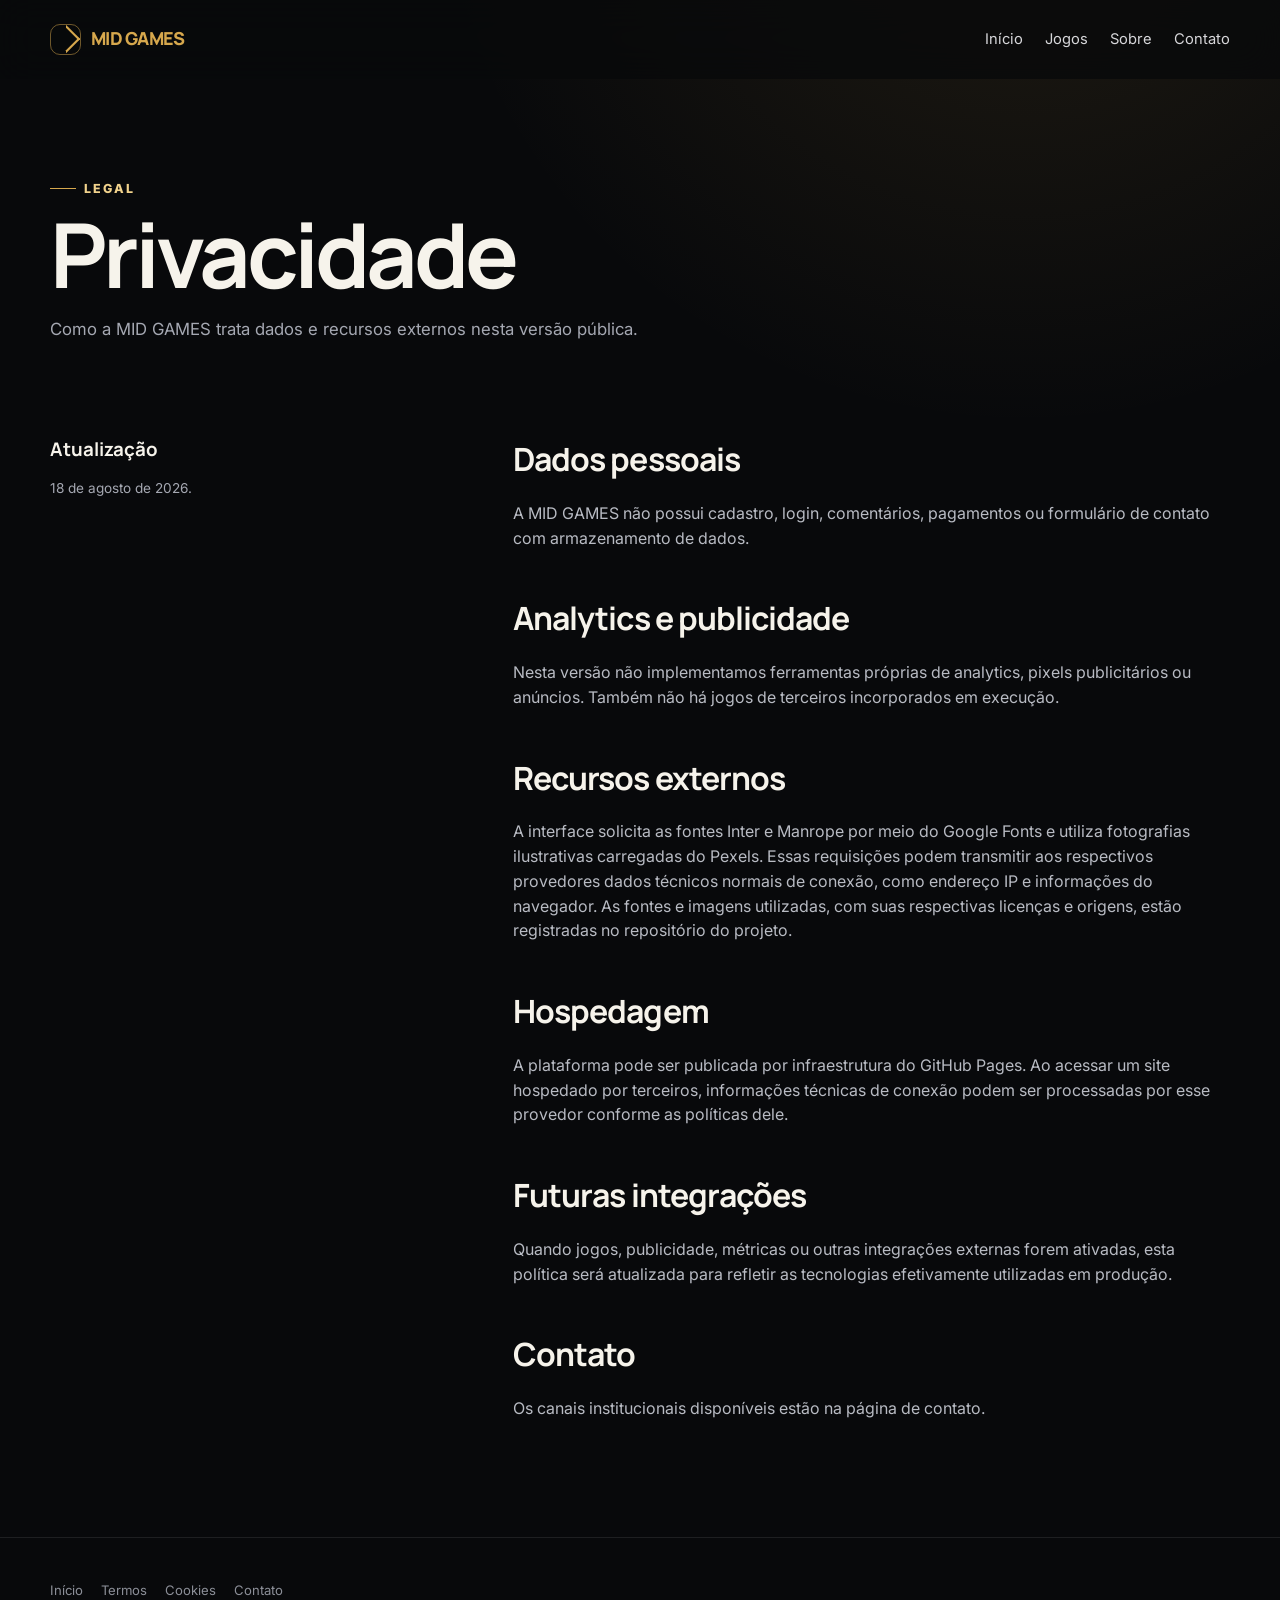
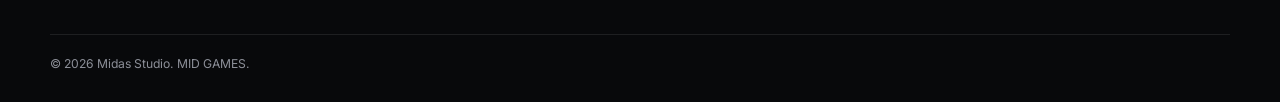
<file: site/privacidade/index.html>
<!doctype html><html lang="pt-BR"><head><meta charset="utf-8"><meta name="viewport" content="width=device-width,initial-scale=1"><meta name="theme-color" content="#08090b"><title>Privacidade — MID GAMES</title><meta name="description" content="Política de privacidade da MID GAMES."><link rel="canonical" href="https://midasstudio.com.br/privacidade/"><link rel="icon" href="../favicon.svg" type="image/svg+xml"><link rel="stylesheet" href="../assets/styles.css"></head><body><header class="site-header"><div class="container nav"><a class="brand" href="../"><span class="brand-mark"></span><span>MID <span>GAMES</span></span></a><nav class="nav-links"><a href="../">Início</a><a href="../jogos/">Jogos</a><a href="../sobre/">Sobre</a><a href="../contato/">Contato</a></nav><button class="menu-btn" type="button" aria-label="Abrir menu">☰</button></div></header><main><section class="page-hero"><div class="container"><span class="eyebrow">Legal</span><h1>Privacidade</h1><p>Como a MID GAMES trata dados e recursos externos nesta versão pública.</p></div></section><section><div class="container content-grid"><aside class="content-aside"><h3>Atualização</h3><p>18 de agosto de 2026.</p></aside><div class="prose"><h2>Dados pessoais</h2><p>A MID GAMES não possui cadastro, login, comentários, pagamentos ou formulário de contato com armazenamento de dados.</p><h2>Analytics e publicidade</h2><p>Nesta versão não implementamos ferramentas próprias de analytics, pixels publicitários ou anúncios. Também não há jogos de terceiros incorporados em execução.</p><h2>Recursos externos</h2><p>A interface solicita as fontes Inter e Manrope por meio do Google Fonts e utiliza fotografias ilustrativas carregadas do Pexels. Essas requisições podem transmitir aos respectivos provedores dados técnicos normais de conexão, como endereço IP e informações do navegador. As fontes e imagens utilizadas, com suas respectivas licenças e origens, estão registradas no repositório do projeto.</p><h2>Hospedagem</h2><p>A plataforma pode ser publicada por infraestrutura do GitHub Pages. Ao acessar um site hospedado por terceiros, informações técnicas de conexão podem ser processadas por esse provedor conforme as políticas dele.</p><h2>Futuras integrações</h2><p>Quando jogos, publicidade, métricas ou outras integrações externas forem ativadas, esta política será atualizada para refletir as tecnologias efetivamente utilizadas em produção.</p><h2>Contato</h2><p>Os canais institucionais disponíveis estão na página de contato.</p></div></div></section></main><footer class="site-footer"><div class="container"><div class="footer-links"><a href="../">Início</a><a href="../termos/">Termos</a><a href="../cookies/">Cookies</a><a href="../contato/">Contato</a></div><div class="footer-note">© <span data-year></span> Midas Studio. MID GAMES.</div></div></footer><script src="../assets/app.js" defer></script></body></html>
</file>
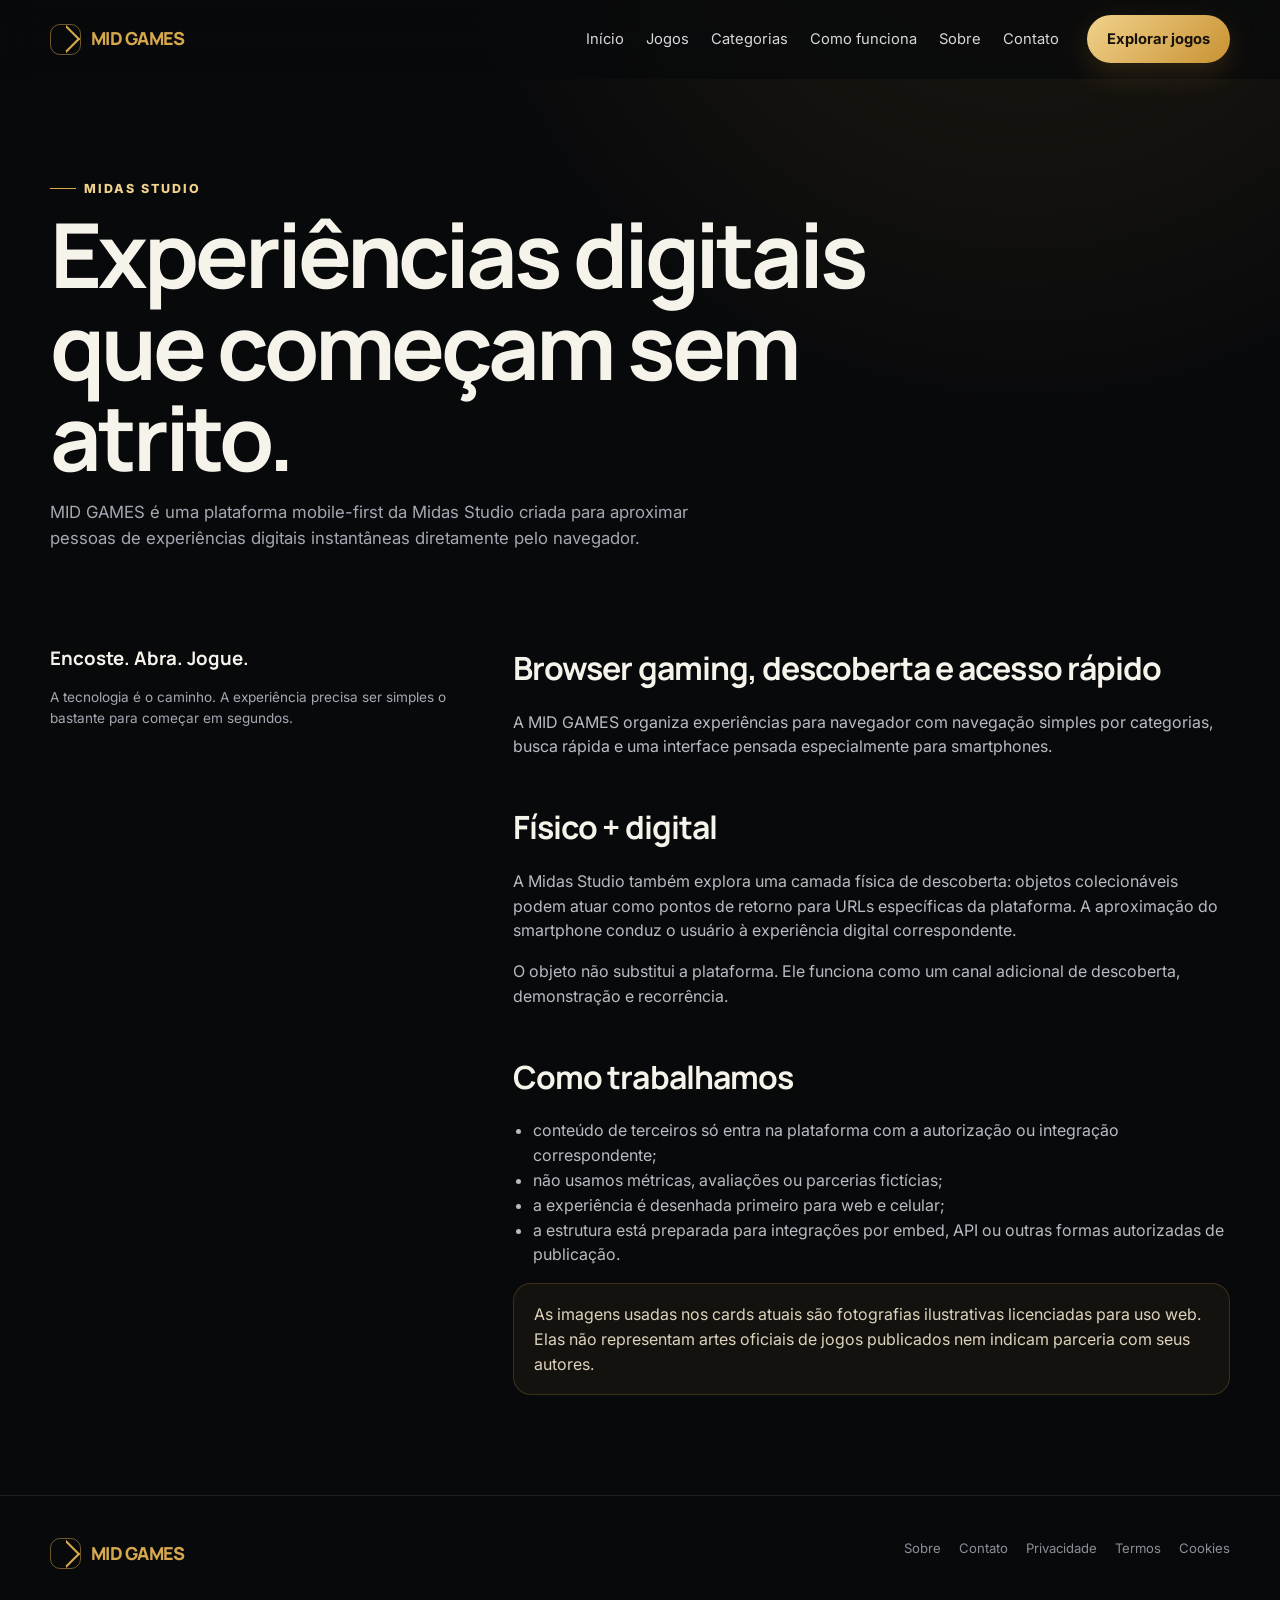
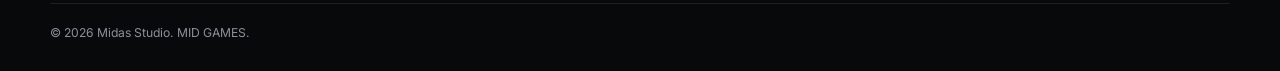
<file: site/sobre/index.html>
<!doctype html>
<html lang="pt-BR"><head><meta charset="utf-8"><meta name="viewport" content="width=device-width,initial-scale=1,viewport-fit=cover"><meta name="theme-color" content="#08090b"><title>Sobre — MID GAMES</title><meta name="description" content="Conheça a MID GAMES, plataforma mobile-first da Midas Studio para experiências HTML5 instantâneas no navegador."><link rel="canonical" href="https://midasstudio.com.br/sobre/"><link rel="icon" href="../favicon.svg" type="image/svg+xml"><link rel="stylesheet" href="../assets/styles.css"></head>
<body><header class="site-header"><div class="container nav"><a class="brand" href="../"><span class="brand-mark"></span><span>MID <span>GAMES</span></span></a><nav class="nav-links"><a href="../">Início</a><a href="../jogos/">Jogos</a><a href="../#categorias">Categorias</a><a href="../#como-funciona">Como funciona</a><a href="./">Sobre</a><a href="../contato/">Contato</a></nav><a class="btn btn-primary nav-cta" href="../jogos/">Explorar jogos</a><button class="menu-btn" type="button" aria-label="Abrir menu" aria-expanded="false">☰</button></div></header>
<main><section class="page-hero"><div class="container"><span class="eyebrow">Midas Studio</span><h1>Experiências digitais que começam sem atrito.</h1><p>MID GAMES é uma plataforma mobile-first da Midas Studio criada para aproximar pessoas de experiências digitais instantâneas diretamente pelo navegador.</p></div></section>
<section><div class="container content-grid"><aside class="content-aside"><h3>Encoste. Abra. Jogue.</h3><p>A tecnologia é o caminho. A experiência precisa ser simples o bastante para começar em segundos.</p></aside><div class="prose"><h2>Browser gaming, descoberta e acesso rápido</h2><p>A MID GAMES organiza experiências para navegador com navegação simples por categorias, busca rápida e uma interface pensada especialmente para smartphones.</p><h2>Físico + digital</h2><p>A Midas Studio também explora uma camada física de descoberta: objetos colecionáveis podem atuar como pontos de retorno para URLs específicas da plataforma. A aproximação do smartphone conduz o usuário à experiência digital correspondente.</p><p>O objeto não substitui a plataforma. Ele funciona como um canal adicional de descoberta, demonstração e recorrência.</p><h2>Como trabalhamos</h2><ul><li>conteúdo de terceiros só entra na plataforma com a autorização ou integração correspondente;</li><li>não usamos métricas, avaliações ou parcerias fictícias;</li><li>a experiência é desenhada primeiro para web e celular;</li><li>a estrutura está preparada para integrações por embed, API ou outras formas autorizadas de publicação.</li></ul><div class="notice">As imagens usadas nos cards atuais são fotografias ilustrativas licenciadas para uso web. Elas não representam artes oficiais de jogos publicados nem indicam parceria com seus autores.</div></div></div></section></main>
<footer class="site-footer"><div class="container"><div class="footer-grid"><a class="brand" href="../"><span class="brand-mark"></span><span>MID <span>GAMES</span></span></a><div class="footer-links"><a href="./">Sobre</a><a href="../contato/">Contato</a><a href="../privacidade/">Privacidade</a><a href="../termos/">Termos</a><a href="../cookies/">Cookies</a></div></div><div class="footer-note">© <span data-year></span> Midas Studio. MID GAMES.</div></div></footer><script src="../assets/app.js" defer></script></body></html>
</file>
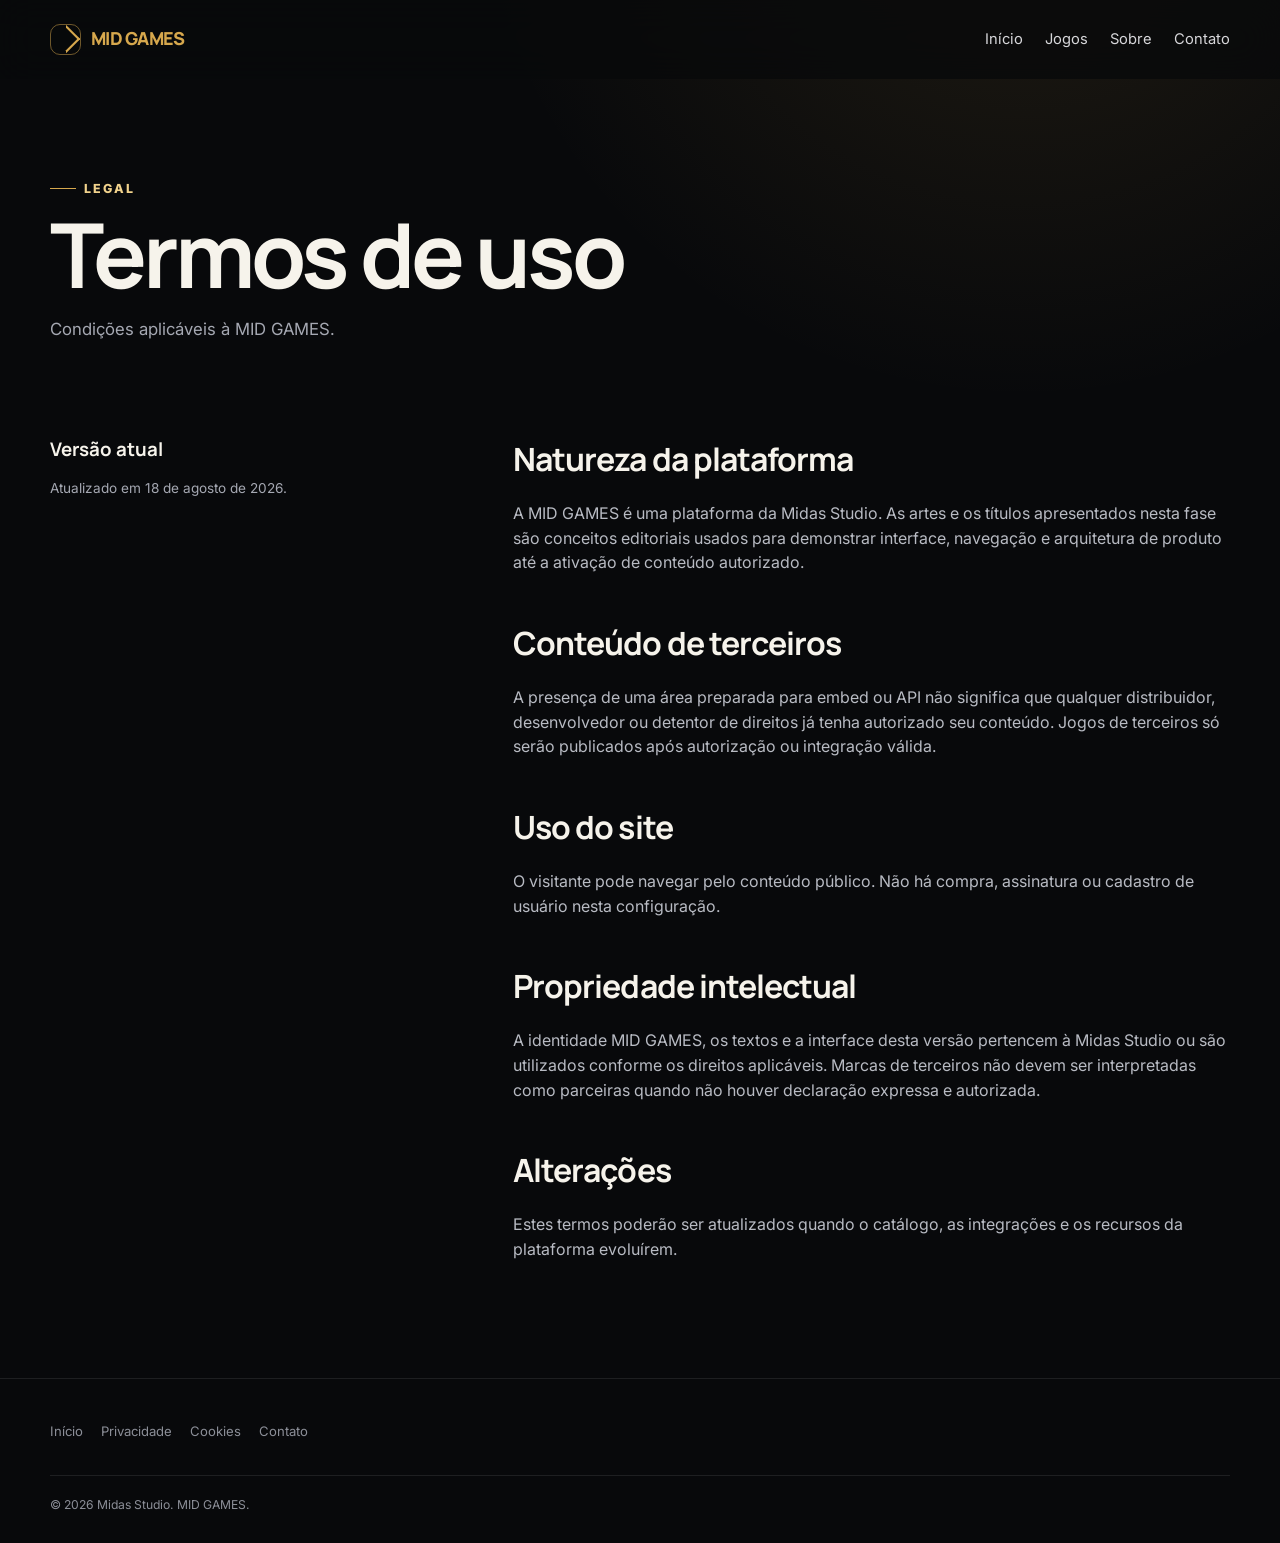
<file: site/termos/index.html>
<!doctype html><html lang="pt-BR"><head><meta charset="utf-8"><meta name="viewport" content="width=device-width,initial-scale=1"><meta name="theme-color" content="#08090b"><title>Termos — MID GAMES</title><meta name="description" content="Termos de uso da MID GAMES."><link rel="canonical" href="https://midasstudio.com.br/termos/"><link rel="icon" href="../favicon.svg" type="image/svg+xml"><link rel="stylesheet" href="../assets/styles.css"></head><body><header class="site-header"><div class="container nav"><a class="brand" href="../"><span class="brand-mark"></span><span>MID <span>GAMES</span></span></a><nav class="nav-links"><a href="../">Início</a><a href="../jogos/">Jogos</a><a href="../sobre/">Sobre</a><a href="../contato/">Contato</a></nav><button class="menu-btn" type="button" aria-label="Abrir menu">☰</button></div></header><main><section class="page-hero"><div class="container"><span class="eyebrow">Legal</span><h1>Termos de uso</h1><p>Condições aplicáveis à MID GAMES.</p></div></section><section><div class="container content-grid"><aside class="content-aside"><h3>Versão atual</h3><p>Atualizado em 18 de agosto de 2026.</p></aside><div class="prose"><h2>Natureza da plataforma</h2><p>A MID GAMES é uma plataforma da Midas Studio. As artes e os títulos apresentados nesta fase são conceitos editoriais usados para demonstrar interface, navegação e arquitetura de produto até a ativação de conteúdo autorizado.</p><h2>Conteúdo de terceiros</h2><p>A presença de uma área preparada para embed ou API não significa que qualquer distribuidor, desenvolvedor ou detentor de direitos já tenha autorizado seu conteúdo. Jogos de terceiros só serão publicados após autorização ou integração válida.</p><h2>Uso do site</h2><p>O visitante pode navegar pelo conteúdo público. Não há compra, assinatura ou cadastro de usuário nesta configuração.</p><h2>Propriedade intelectual</h2><p>A identidade MID GAMES, os textos e a interface desta versão pertencem à Midas Studio ou são utilizados conforme os direitos aplicáveis. Marcas de terceiros não devem ser interpretadas como parceiras quando não houver declaração expressa e autorizada.</p><h2>Alterações</h2><p>Estes termos poderão ser atualizados quando o catálogo, as integrações e os recursos da plataforma evoluírem.</p></div></div></section></main><footer class="site-footer"><div class="container"><div class="footer-links"><a href="../">Início</a><a href="../privacidade/">Privacidade</a><a href="../cookies/">Cookies</a><a href="../contato/">Contato</a></div><div class="footer-note">© <span data-year></span> Midas Studio. MID GAMES.</div></div></footer><script src="../assets/app.js" defer></script></body></html>
</file>
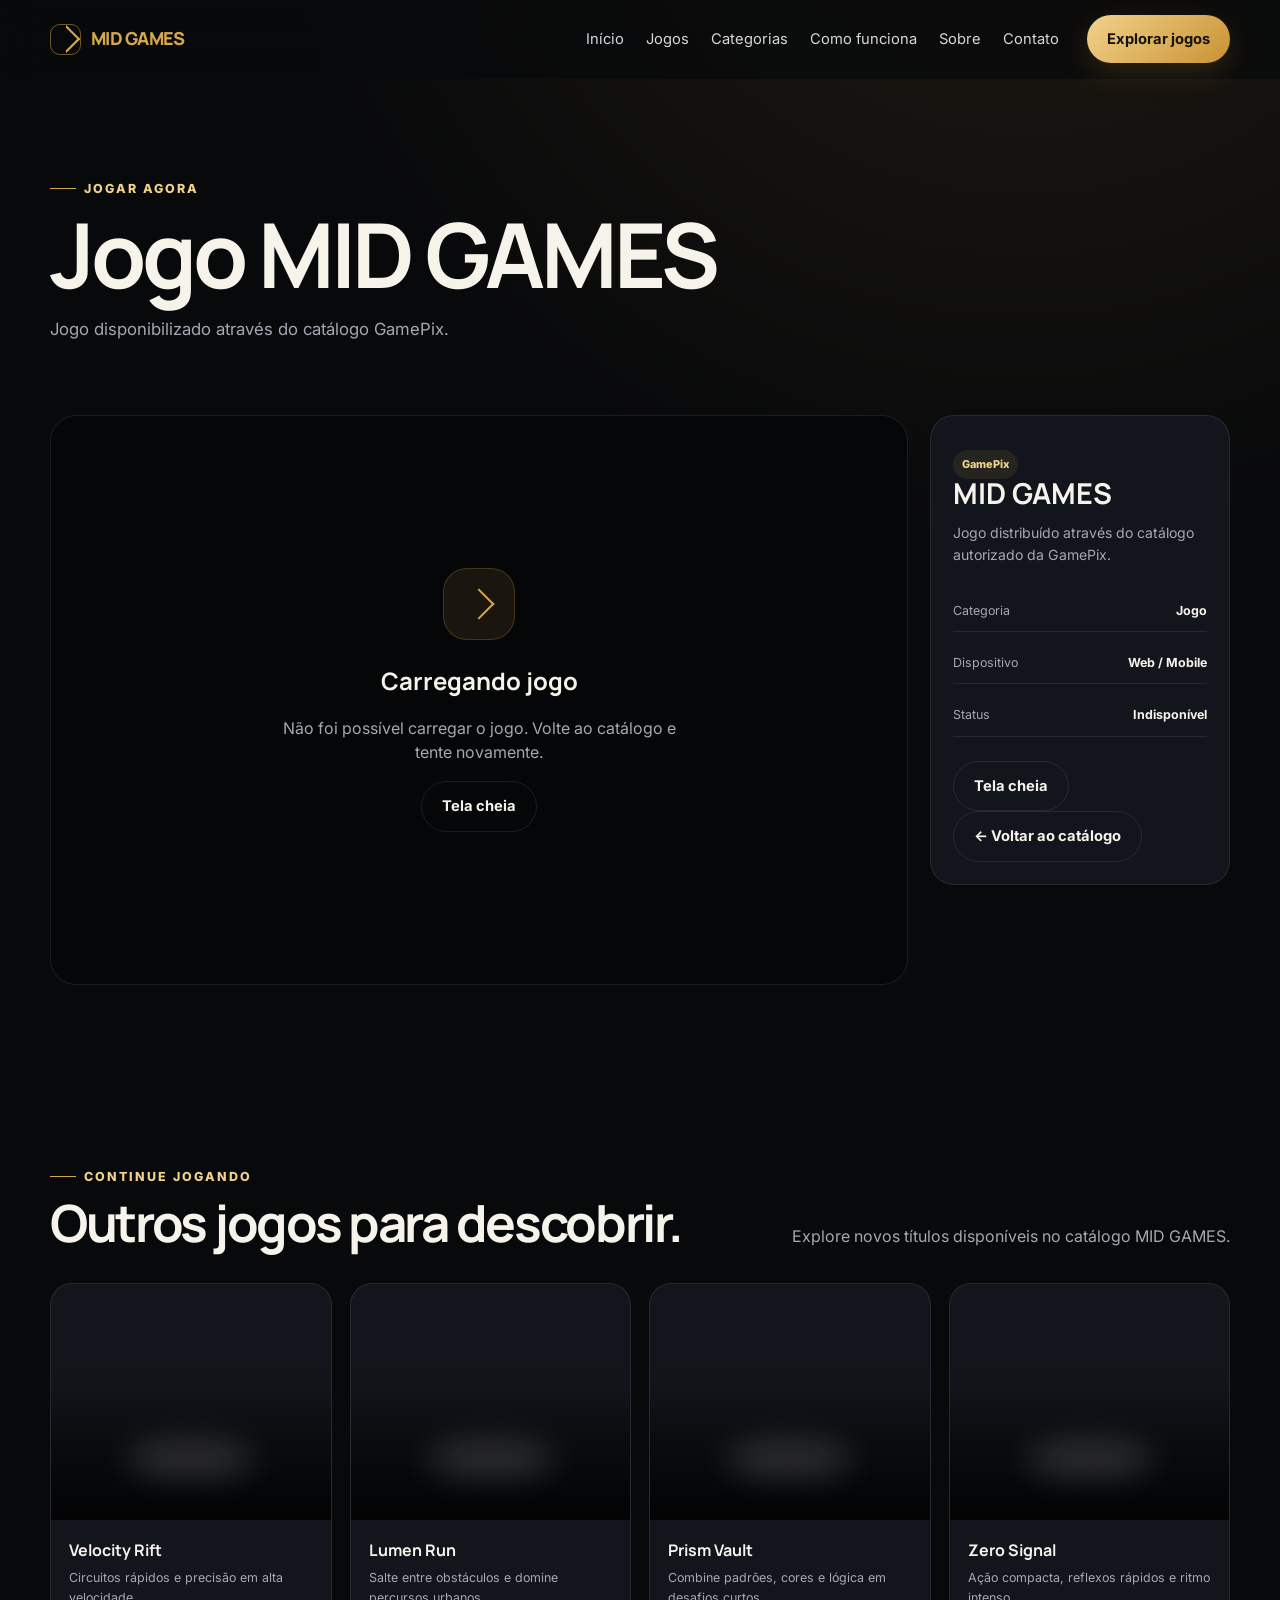
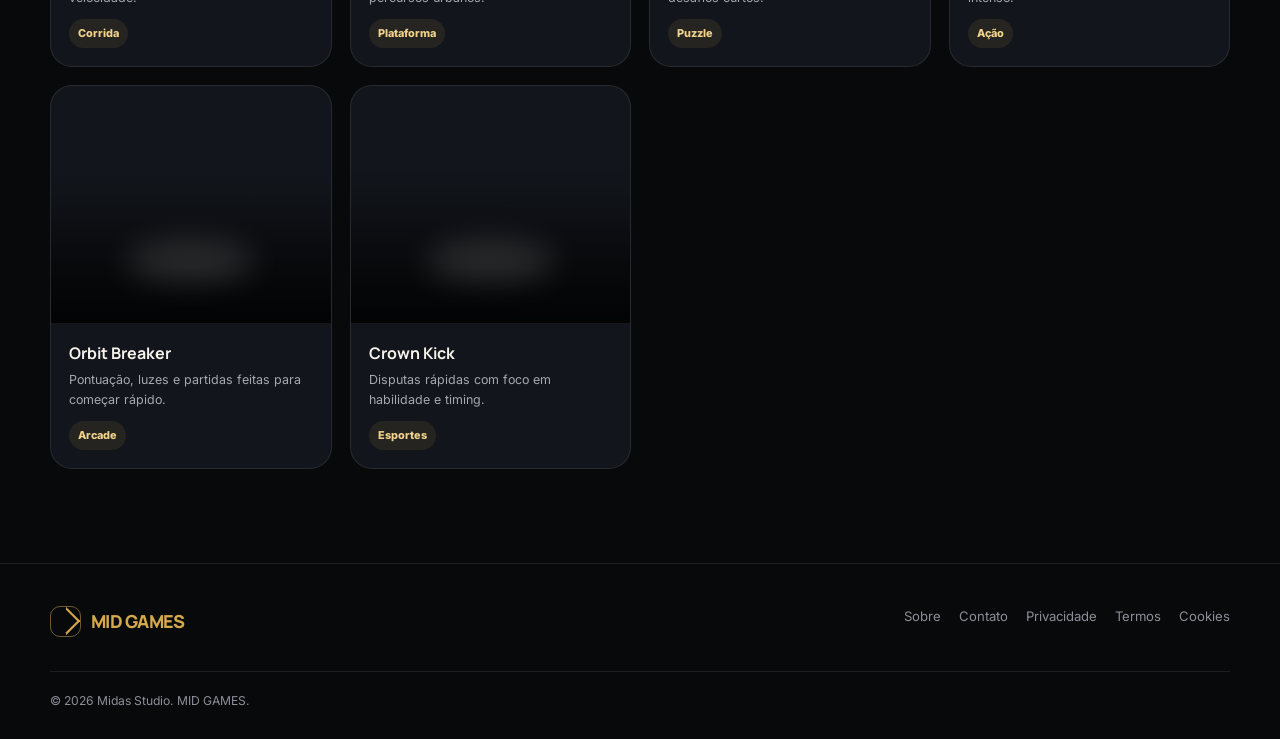
<file: site/jogar/template/index.html>
<!doctype html>
<html lang="pt-BR">
<head>
  <meta charset="utf-8">
  <meta name="viewport" content="width=device-width,initial-scale=1,viewport-fit=cover">
  <meta name="theme-color" content="#08090b">
  <title>Jogo — MID GAMES</title>
  <meta name="description" content="Jogue títulos selecionados da GamePix na experiência MID GAMES.">
  <link rel="canonical" href="https://midasstudio.com.br/jogar/template/">
  <link rel="icon" href="../../favicon.svg" type="image/svg+xml">
  <link rel="stylesheet" href="../../assets/styles.css">
</head>
<body>
<header class="site-header"><div class="container nav"><a class="brand" href="../../"><span class="brand-mark"></span><span>MID <span>GAMES</span></span></a><nav class="nav-links"><a href="../../">Início</a><a href="../../jogos/">Jogos</a><a href="../../#categorias">Categorias</a><a href="../../#como-funciona">Como funciona</a><a href="../../sobre/">Sobre</a><a href="../../contato/">Contato</a></nav><a class="btn btn-primary nav-cta" href="../../jogos/">Explorar jogos</a><button class="menu-btn" type="button" aria-label="Abrir menu" aria-expanded="false">☰</button></div></header>

<main>
  <section class="page-hero">
    <div class="container">
      <span class="eyebrow">Jogar agora</span>
      <h1 id="game-title">Carregando jogo…</h1>
      <p id="game-description">Preparando a experiência.</p>
    </div>
  </section>

  <section>
    <div class="container game-shell">
      <div class="game-stage" id="game-stage">
        <div class="embed-ready">
          <div class="embed-icon"></div>
          <h2>Carregando jogo</h2>
          <p>Aguarde enquanto preparamos a partida.</p>
          <button class="btn" type="button" id="fullscreen-btn">Tela cheia</button>
        </div>
      </div>

      <aside class="game-sidebar">
        <span class="tag">GamePix</span>
        <h1 id="game-sidebar-title">MID GAMES</h1>
        <p>Jogo distribuído através do catálogo autorizado da GamePix.</p>
        <div class="game-facts">
          <div class="fact"><span>Categoria</span><strong id="game-category">—</strong></div>
          <div class="fact"><span>Dispositivo</span><strong id="game-device">Web / Mobile</strong></div>
          <div class="fact"><span>Status</span><strong id="game-status">Carregando</strong></div>
        </div>
        <button class="btn" type="button" id="fullscreen-btn-sidebar" onclick="document.getElementById('game-stage')?.requestFullscreen?.()">Tela cheia</button>
        <a class="btn" href="../../jogos/">← Voltar ao catálogo</a>
      </aside>
    </div>
  </section>

  <section class="section">
    <div class="container">
      <div class="section-head">
        <div><span class="eyebrow">Continue jogando</span><h2>Outros jogos para descobrir.</h2></div>
        <p>Explore novos títulos disponíveis no catálogo MID GAMES.</p>
      </div>
      <div class="game-grid" data-featured-games></div>
    </div>
  </section>
</main>

<footer class="site-footer"><div class="container"><div class="footer-grid"><a class="brand" href="../../"><span class="brand-mark"></span><span>MID <span>GAMES</span></span></a><div class="footer-links"><a href="../../sobre/">Sobre</a><a href="../../contato/">Contato</a><a href="../../privacidade/">Privacidade</a><a href="../../termos/">Termos</a><a href="../../cookies/">Cookies</a></div></div><div class="footer-note">© <span data-year></span> Midas Studio. MID GAMES.</div></div></footer>

<script src="../../assets/app.js" defer></script>
<script>
document.addEventListener('DOMContentLoaded',()=>{
  const params=new URLSearchParams(location.search);
  const title=params.get('title');
  if(title) document.getElementById('game-sidebar-title').textContent=title;
});
</script>
</body>
</html>
</file>
<file: site/assets/styles.css>
@import url('https://fonts.googleapis.com/css2?family=Inter:wght@400;500;600;700;800&family=Manrope:wght@500;600;700;800&display=swap');

:root{
  --bg:#08090b;
  --bg-soft:#0e1014;
  --panel:#12151b;
  --panel-2:#171b22;
  --text:#f6f3eb;
  --muted:#a5a8b2;
  --line:rgba(255,255,255,.09);
  --gold:#d6a84d;
  --gold-2:#f1d28c;
  --white:#fff;
  --radius:24px;
  --shadow:0 24px 70px rgba(0,0,0,.32);
}

*{box-sizing:border-box}
html{scroll-behavior:smooth;background:var(--bg)}
body{margin:0;background:radial-gradient(circle at 80% -10%,rgba(214,168,77,.12),transparent 28%),var(--bg);color:var(--text);font-family:Inter,system-ui,-apple-system,BlinkMacSystemFont,"Segoe UI",sans-serif;line-height:1.55}
a{color:inherit;text-decoration:none}
img,svg{display:block;max-width:100%}
button,input,select{font:inherit}
button{cursor:pointer}

.container{width:min(1180px,calc(100% - 40px));margin:0 auto}
.eyebrow{display:inline-flex;gap:8px;align-items:center;color:var(--gold-2);font-size:.78rem;font-weight:800;letter-spacing:.16em;text-transform:uppercase}
.eyebrow::before{content:"";width:26px;height:1px;background:var(--gold)}
.section{padding:94px 0}
.section-head{display:flex;align-items:end;justify-content:space-between;gap:24px;margin-bottom:34px}
.section-head h2,.page-hero h1{font-family:Manrope,Inter,sans-serif;letter-spacing:-.045em;margin:10px 0 0;line-height:1.02}
.section-head h2{font-size:clamp(2rem,4vw,3.45rem);max-width:760px}
.section-head p{color:var(--muted);max-width:520px;margin:0}

.site-header{position:sticky;top:0;z-index:30;background:rgba(8,9,11,.78);backdrop-filter:blur(18px);border-bottom:1px solid transparent;transition:.25s ease}
.site-header.scrolled{border-color:var(--line);background:rgba(8,9,11,.92)}
.nav{height:78px;display:flex;align-items:center;gap:28px}
.brand{font-family:Manrope,sans-serif;font-weight:800;letter-spacing:-.04em;font-size:1.12rem;display:flex;align-items:center;gap:10px}
.brand-mark{width:31px;height:31px;border:1px solid rgba(214,168,77,.5);border-radius:10px;display:grid;place-items:center;position:relative;overflow:hidden}
.brand-mark::before{content:"";width:16px;height:16px;border:2px solid var(--gold);transform:rotate(45deg);border-left-color:transparent;border-bottom-color:transparent}
.brand span:last-child{color:var(--gold)}
.nav-links{display:flex;align-items:center;gap:22px;margin-left:auto;color:#d7d7da;font-size:.92rem}
.nav-links a{transition:.2s ease}.nav-links a:hover{color:var(--white)}
.btn{display:inline-flex;align-items:center;justify-content:center;gap:10px;border-radius:999px;padding:13px 20px;border:1px solid var(--line);font-weight:700;font-size:.92rem;transition:.2s ease;background:transparent;color:var(--text)}
.btn:hover{transform:translateY(-2px);border-color:rgba(255,255,255,.2)}
.btn-primary{background:linear-gradient(135deg,#f1d28c,#c99232);color:#17120a;border:0;box-shadow:0 10px 30px rgba(201,146,50,.2)}
.btn-primary:hover{box-shadow:0 14px 38px rgba(201,146,50,.28)}
.menu-btn{display:none;margin-left:auto;width:44px;height:44px;border-radius:14px;border:1px solid var(--line);background:var(--panel);color:var(--text)}

.hero{min-height:calc(100vh - 78px);display:flex;align-items:center;padding:72px 0 86px;overflow:hidden}
.hero-grid{display:grid;grid-template-columns:1.02fr .98fr;gap:64px;align-items:center}
.hero h1{font-family:Manrope,sans-serif;font-size:clamp(3.4rem,7vw,6.6rem);line-height:.91;letter-spacing:-.072em;margin:20px 0 24px;max-width:720px}
.hero h1 em{font-style:normal;color:var(--gold-2)}
.hero p{font-size:1.1rem;color:#b8bac2;max-width:580px;margin:0 0 30px}
.hero-actions{display:flex;gap:12px;flex-wrap:wrap}
.hero-meta{display:flex;gap:24px;flex-wrap:wrap;margin-top:42px;color:#7f838d;font-size:.82rem}
.hero-meta span{display:flex;gap:8px;align-items:center}.hero-meta i{width:6px;height:6px;border-radius:50%;background:var(--gold);box-shadow:0 0 0 5px rgba(214,168,77,.08)}

.hero-visual{position:relative;min-height:600px}
.phone{position:absolute;width:260px;right:30px;top:42px;border-radius:39px;background:#0b0d11;border:8px solid #1b1d21;box-shadow:var(--shadow);padding:12px;z-index:4;transform:rotate(4deg)}
.phone-screen{border-radius:25px;overflow:hidden;background:linear-gradient(180deg,#151923,#0b0e13);min-height:505px;padding:17px}
.phone-top{height:18px;width:72px;border-radius:10px;background:#020304;margin:0 auto 20px}
.phone-title{font-family:Manrope,sans-serif;font-weight:800;font-size:1.15rem;margin-bottom:14px}
.mini-row{display:grid;grid-template-columns:1fr 1fr;gap:10px}
.mini-card{aspect-ratio:1/1.16;border-radius:15px;position:relative;overflow:hidden;background:#222}
.mini-card::after{content:attr(data-title);position:absolute;left:11px;right:11px;bottom:10px;font-size:.64rem;font-weight:800;line-height:1.1;text-shadow:0 2px 10px rgba(0,0,0,.8)}
.art-race{background:radial-gradient(circle at 65% 25%,#ffb347 0 8%,transparent 9%),linear-gradient(145deg,#14293d 0 43%,#4c1833 44% 62%,#e35b33 63% 66%,#10131a 67%)}
.art-platform{background:radial-gradient(circle at 75% 22%,#f7e6a9 0 7%,transparent 8%),linear-gradient(160deg,#222a53 0 46%,#653c82 47% 55%,#df784c 56% 64%,#182020 65%)}
.art-puzzle{background:conic-gradient(from 30deg,#6b4bd0,#1aa6a6,#d6a84d,#c14f84,#6b4bd0)}
.art-action{background:radial-gradient(circle at 50% 46%,#ffd36a 0 3%,#ff6f4a 4% 8%,transparent 9%),linear-gradient(135deg,#12263c,#1a0d18 58%,#5c2635)}
.art-arcade{background:radial-gradient(circle at 30% 28%,#64f3ff 0 3%,transparent 4%),radial-gradient(circle at 72% 62%,#fd7bff 0 4%,transparent 5%),linear-gradient(145deg,#172b44,#281a58 55%,#0a0d15)}
.art-sport{background:radial-gradient(circle at 65% 35%,#fff 0 5%,#d6a84d 6% 8%,transparent 9%),linear-gradient(160deg,#123924,#0e2019 48%,#a26a2d 49% 51%,#14251c 52%)}
.float-card{position:absolute;width:250px;border:1px solid var(--line);background:rgba(18,21,27,.92);backdrop-filter:blur(16px);border-radius:24px;box-shadow:var(--shadow);overflow:hidden;z-index:5}
.float-card.one{left:10px;top:110px;transform:rotate(-7deg)}.float-card.two{left:40px;bottom:54px;transform:rotate(4deg);width:225px}.float-art{height:148px}.float-copy{padding:16px}.float-copy strong{display:block;font-family:Manrope,sans-serif;font-size:1rem}.float-copy span{font-size:.75rem;color:var(--muted)}
.orbit{position:absolute;border:1px solid rgba(214,168,77,.16);border-radius:50%;width:500px;height:500px;right:-50px;top:30px}.orbit.two{width:360px;height:360px;right:20px;top:100px;border-color:rgba(255,255,255,.07)}
.glow{position:absolute;width:280px;height:280px;border-radius:50%;filter:blur(90px);background:rgba(214,168,77,.16);right:100px;top:170px}

.game-grid{display:grid;grid-template-columns:repeat(4,1fr);gap:18px}
.game-card{border-radius:22px;overflow:hidden;background:var(--panel);border:1px solid var(--line);transition:.25s ease;position:relative}
.game-card:hover{transform:translateY(-7px);border-color:rgba(214,168,77,.35);box-shadow:0 24px 50px rgba(0,0,0,.28)}
.game-art{aspect-ratio:1.18/1;position:relative;overflow:hidden}
.game-art::before,.category-card::before{content:"";position:absolute;inset:0;background:linear-gradient(180deg,transparent 45%,rgba(0,0,0,.72))}
.game-art::after{content:"";position:absolute;width:46%;height:16%;border-radius:50%;left:27%;bottom:18%;background:rgba(255,255,255,.15);filter:blur(16px)}
.game-info{padding:18px}.game-info h3{font-family:Manrope,sans-serif;margin:0 0 5px;font-size:1rem}.game-info p{margin:0;color:var(--muted);font-size:.78rem}.tag{display:inline-flex;align-items:center;padding:6px 9px;border-radius:999px;background:rgba(214,168,77,.1);color:var(--gold-2);font-size:.68rem;font-weight:800;margin-top:12px}

.category-grid{display:grid;grid-template-columns:repeat(3,1fr);gap:18px}
.category-card{min-height:260px;border-radius:24px;overflow:hidden;position:relative;border:1px solid var(--line);padding:24px;display:flex;align-items:flex-end;transition:.25s ease}
.category-card:hover{transform:translateY(-5px);border-color:rgba(255,255,255,.18)}
.category-card > div{position:relative;z-index:2}.category-card h3{font-family:Manrope,sans-serif;font-size:1.35rem;margin:0 0 4px}.category-card p{margin:0;color:#d0d1d5;font-size:.85rem;max-width:260px}
.category-race{background:linear-gradient(145deg,#12253a,#5c1f2f 63%,#e87037)}
.category-platform{background:linear-gradient(145deg,#17233f,#62477d 62%,#db8a56)}
.category-arcade{background:linear-gradient(145deg,#111b37,#3f2869 52%,#0a7591)}
.category-action{background:linear-gradient(145deg,#161c27,#601f2d 56%,#c15f31)}
.category-puzzle{background:linear-gradient(145deg,#2e2351,#21576c 52%,#c89c47)}
.category-sport{background:linear-gradient(145deg,#102a1f,#24533e 58%,#9a6a31)}
.category-shape{position:absolute;right:-32px;top:-20px;width:180px;height:180px;border:26px solid rgba(255,255,255,.12);transform:rotate(25deg);border-radius:44px}.category-card:nth-child(even) .category-shape{border-radius:50%;transform:none}

.steps{display:grid;grid-template-columns:repeat(3,1fr);gap:16px}.step{padding:28px;border-radius:24px;border:1px solid var(--line);background:linear-gradient(180deg,rgba(255,255,255,.035),rgba(255,255,255,.012));min-height:220px}.step-num{width:42px;height:42px;border-radius:14px;display:grid;place-items:center;background:rgba(214,168,77,.11);color:var(--gold-2);font-weight:800;margin-bottom:38px}.step h3{font-family:Manrope,sans-serif;font-size:1.35rem;margin:0 0 8px}.step p{color:var(--muted);margin:0}

.physical{padding:96px 0;background:linear-gradient(180deg,#0d0f13,#0a0b0d)}
.physical-grid{display:grid;grid-template-columns:.9fr 1.1fr;gap:70px;align-items:center}.physical h2{font-family:Manrope,sans-serif;font-size:clamp(2.5rem,5vw,4.4rem);line-height:.98;letter-spacing:-.055em;margin:14px 0 22px}.physical p{color:var(--muted);font-size:1rem;max-width:560px}.benefit-list{display:grid;grid-template-columns:1fr 1fr;gap:10px;margin-top:28px}.benefit{border:1px solid var(--line);border-radius:16px;padding:13px 14px;font-size:.82rem;color:#d3d4d7;background:rgba(255,255,255,.02)}
.flow-visual{position:relative;min-height:520px}.package{position:absolute;left:20px;top:70px;width:240px;height:340px;border-radius:24px;background:linear-gradient(160deg,#191c23,#0b0d11);border:1px solid rgba(255,255,255,.13);box-shadow:var(--shadow);padding:18px;transform:rotate(-6deg)}
.package-art{height:196px;border-radius:16px;background:radial-gradient(circle at 66% 26%,#f3c775 0 5%,transparent 6%),linear-gradient(155deg,#172647,#573660 54%,#d9744c);position:relative;overflow:hidden}.package-art::after{content:"RIFT RUNNER";position:absolute;left:17px;bottom:18px;font-family:Manrope,sans-serif;font-weight:800;font-size:1.1rem;line-height:.9;max-width:110px}.package small{display:block;color:var(--gold-2);font-weight:800;letter-spacing:.12em;margin-top:15px}.package strong{display:block;font-family:Manrope,sans-serif;margin-top:5px}.keychain{position:absolute;left:224px;top:212px;width:170px;height:94px;border-radius:24px;background:linear-gradient(145deg,#252933,#101217);border:1px solid rgba(255,255,255,.13);box-shadow:var(--shadow);transform:rotate(9deg);display:grid;place-items:center;text-align:center}.keychain::before{content:"";position:absolute;width:42px;height:42px;border:5px solid #272b31;border-radius:50%;right:-27px;top:-20px}.keychain strong{font-family:Manrope,sans-serif;font-size:.9rem}.keychain span{display:block;font-size:.64rem;color:var(--gold-2);letter-spacing:.12em}.tap-phone{position:absolute;right:6px;top:42px;width:210px;height:400px;border-radius:34px;background:#11141a;border:7px solid #20232a;box-shadow:var(--shadow);padding:13px;transform:rotate(5deg)}.tap-screen{height:100%;border-radius:22px;background:linear-gradient(180deg,#1c2130,#0d1016);padding:15px;display:flex;flex-direction:column}.tap-badge{margin-top:auto;border:1px solid rgba(214,168,77,.28);background:rgba(214,168,77,.07);border-radius:15px;padding:12px;color:var(--gold-2);font-size:.72rem;font-weight:800}.tap-game{height:180px;margin-top:30px;border-radius:17px;background:linear-gradient(145deg,#14283b,#5a2342 60%,#df7d45);position:relative}.tap-game::after{content:"JOGAR";position:absolute;left:15px;bottom:14px;background:#fff;color:#111;padding:7px 12px;border-radius:999px;font-size:.68rem;font-weight:800}.flow-line{position:absolute;left:335px;top:174px;width:108px;border-top:1px dashed rgba(214,168,77,.5);transform:rotate(-14deg)}

.cta-band{padding:84px 0}.cta-box{border:1px solid rgba(214,168,77,.24);border-radius:32px;padding:52px;background:radial-gradient(circle at 90% 10%,rgba(214,168,77,.16),transparent 32%),#111318;display:flex;align-items:center;justify-content:space-between;gap:30px}.cta-box h2{font-family:Manrope,sans-serif;font-size:clamp(2rem,4vw,3.4rem);letter-spacing:-.045em;line-height:1.02;margin:0}.cta-box p{color:var(--muted);margin:10px 0 0;max-width:580px}

.site-footer{border-top:1px solid var(--line);padding:42px 0 28px;color:#8c8f98}.footer-grid{display:flex;justify-content:space-between;gap:30px;align-items:flex-start}.footer-links{display:flex;gap:18px;flex-wrap:wrap;font-size:.82rem}.footer-note{font-size:.76rem;margin-top:34px;padding-top:20px;border-top:1px solid var(--line)}

.page-hero{padding:92px 0 56px}.page-hero h1{font-size:clamp(3.1rem,7vw,6.2rem);max-width:880px}.page-hero p{color:var(--muted);max-width:690px;font-size:1.05rem}
.catalog-toolbar{display:flex;gap:12px;flex-wrap:wrap;margin-bottom:28px}.search-box{flex:1;min-width:240px;position:relative}.search-box input,.filter-select{width:100%;background:var(--panel);color:var(--text);border:1px solid var(--line);border-radius:15px;padding:14px 16px;outline:none}.filter-select{width:auto;min-width:180px}.search-box input:focus,.filter-select:focus{border-color:rgba(214,168,77,.5)}
.catalog-grid{display:grid;grid-template-columns:repeat(4,1fr);gap:18px;padding-bottom:100px}.catalog-empty{display:none;padding:50px 0;color:var(--muted)}

.game-shell{display:grid;grid-template-columns:minmax(0,1fr) 300px;gap:22px;padding-bottom:80px}.game-stage{border-radius:26px;min-height:570px;border:1px solid var(--line);background:#050608;position:relative;overflow:hidden;display:grid;place-items:center}.embed-ready{text-align:center;max-width:460px;padding:30px}.embed-icon{width:72px;height:72px;border-radius:24px;background:rgba(214,168,77,.1);border:1px solid rgba(214,168,77,.22);margin:0 auto 22px;display:grid;place-items:center}.embed-icon::before{content:"";width:20px;height:20px;border:2px solid var(--gold);border-left:0;border-bottom:0;transform:rotate(45deg)}.embed-ready h2{font-family:Manrope,sans-serif;margin:0 0 10px}.embed-ready p{color:var(--muted)}.game-sidebar{border:1px solid var(--line);background:var(--panel);border-radius:24px;padding:22px;height:max-content}.game-sidebar h1{font-family:Manrope,sans-serif;font-size:1.8rem;line-height:1;margin:0 0 12px}.game-sidebar p{color:var(--muted);font-size:.88rem}.game-facts{display:grid;gap:10px;margin:24px 0}.fact{display:flex;justify-content:space-between;gap:16px;padding:11px 0;border-bottom:1px solid var(--line);font-size:.78rem}.fact span:first-child{color:var(--muted)}

.content-grid{display:grid;grid-template-columns:.72fr 1.28fr;gap:60px;padding:20px 0 100px}.content-aside{position:sticky;top:110px;height:max-content}.content-aside h3{font-family:Manrope,sans-serif;margin:0 0 12px}.content-aside p{font-size:.85rem;color:var(--muted)}.prose{max-width:800px}.prose h2{font-family:Manrope,sans-serif;font-size:2rem;letter-spacing:-.03em;margin:44px 0 14px}.prose h2:first-child{margin-top:0}.prose p,.prose li{color:#b8bbc3}.prose strong{color:var(--text)}.prose ul{padding-left:20px}.prose .notice{border:1px solid rgba(214,168,77,.2);background:rgba(214,168,77,.06);padding:18px 20px;border-radius:18px;color:#ddd3bc}
.contact-card{border:1px solid var(--line);background:var(--panel);border-radius:28px;padding:34px;max-width:720px}.contact-row{padding:22px 0;border-bottom:1px solid var(--line)}.contact-row:last-child{border-bottom:0}.contact-row h3{font-family:Manrope,sans-serif;margin:0 0 5px}.contact-row p{margin:0;color:var(--muted)}

@media (max-width:980px){
  .nav-links{display:none;position:absolute;left:20px;right:20px;top:70px;background:#111318;border:1px solid var(--line);border-radius:20px;padding:18px;flex-direction:column;align-items:stretch;box-shadow:var(--shadow)}
  .nav-links.open{display:flex}.nav-cta{display:none}.menu-btn{display:block}
  .hero-grid,.physical-grid,.content-grid{grid-template-columns:1fr}.hero{padding-top:48px}.hero-visual{min-height:560px}.game-grid,.catalog-grid{grid-template-columns:repeat(2,1fr)}.category-grid{grid-template-columns:repeat(2,1fr)}.game-shell{grid-template-columns:1fr}.game-sidebar{order:-1}.content-aside{position:static}.flow-visual{max-width:650px;margin:0 auto;width:100%}
}

@media (max-width:640px){
  .container{width:min(100% - 26px,1180px)}.section{padding:68px 0}.nav{height:68px}.brand{font-size:1rem}.hero{min-height:auto;padding:52px 0 60px}.hero-grid{gap:28px}.hero h1{font-size:clamp(3.05rem,16vw,4.4rem)}.hero p{font-size:.98rem}.hero-meta{gap:13px;margin-top:30px}.hero-visual{min-height:435px;margin-top:8px}.phone{width:190px;right:3px;top:28px;border-width:6px;border-radius:30px}.phone-screen{min-height:375px;padding:12px;border-radius:20px}.phone-top{margin-bottom:14px}.mini-card::after{font-size:.52rem;left:7px;bottom:7px}.float-card{width:168px;left:0!important}.float-card.one{top:96px}.float-card.two{bottom:12px;width:155px}.float-art{height:100px}.float-copy{padding:11px}.float-copy strong{font-size:.76rem}.float-copy span{font-size:.61rem}.orbit{width:360px;height:360px;right:-120px;top:10px}.orbit.two{width:260px;height:260px;right:-50px;top:60px}.section-head{align-items:flex-start;flex-direction:column}.section-head h2{font-size:2.45rem}.game-grid,.catalog-grid,.category-grid,.steps{grid-template-columns:1fr 1fr}.game-grid,.catalog-grid{gap:11px}.game-info{padding:13px}.game-info h3{font-size:.85rem}.game-info p{font-size:.68rem}.category-grid{grid-template-columns:1fr}.category-card{min-height:210px}.steps{grid-template-columns:1fr}.step{min-height:auto}.benefit-list{grid-template-columns:1fr 1fr}.physical{padding:70px 0}.physical-grid{gap:30px}.flow-visual{min-height:430px}.package{left:0;top:65px;width:172px;height:255px;padding:12px}.package-art{height:145px}.package-art::after{font-size:.8rem;left:11px;bottom:11px}.package small{font-size:.55rem}.package strong{font-size:.72rem}.keychain{left:142px;top:230px;width:125px;height:72px}.tap-phone{right:0;width:155px;height:310px;top:30px;border-width:5px;padding:9px}.tap-screen{padding:10px}.tap-game{height:135px}.flow-line{display:none}.cta-box{padding:28px;align-items:flex-start;flex-direction:column}.footer-grid{flex-direction:column}.page-hero{padding:66px 0 36px}.page-hero h1{font-size:3.15rem}.filter-select{width:100%}.game-stage{min-height:390px}.content-grid{gap:28px}.prose h2{font-size:1.65rem}
}

@media (max-width:420px){.game-grid,.catalog-grid{grid-template-columns:1fr 1fr}.benefit-list{grid-template-columns:1fr}.hero-actions .btn{width:100%}}
</file>
<file: site/assets/home-enhancements.css>
/* MID GAMES — refinamentos visuais da home */

/* Escolha / Abra / Jogue */
.steps.steps-actions{gap:20px}
.steps-actions .step{position:relative;overflow:hidden;min-height:250px;padding:28px}
.steps-actions .step::after{content:"";position:absolute;width:150px;height:150px;border-radius:50%;right:-72px;top:-72px;background:radial-gradient(circle,rgba(214,168,77,.12),transparent 68%);pointer-events:none}
.step-action-top{display:flex;align-items:center;justify-content:space-between;gap:18px;margin-bottom:34px}
.step-action-icon{width:62px;height:62px;border-radius:18px;display:grid;place-items:center;background:linear-gradient(145deg,rgba(241,210,140,.15),rgba(214,168,77,.04));border:1px solid rgba(214,168,77,.24);box-shadow:inset 0 1px 0 rgba(255,255,255,.06),0 16px 36px rgba(0,0,0,.18)}
.step-action-icon svg{width:31px;height:31px;fill:none;stroke:var(--gold-2);stroke-width:1.8;stroke-linecap:round;stroke-linejoin:round}
.steps-actions .step-num{width:auto;height:auto;margin:0;background:transparent;border-radius:0;color:rgba(241,210,140,.5);font-family:Manrope,sans-serif;font-size:.78rem;letter-spacing:.14em}
.steps-actions .step h3{font-size:1.5rem}

/* Fluxo físico: embalagem → chaveiro → celular */
.flow-visual.flow-visual-keychain{min-height:540px}
.flow-visual-keychain .package{left:4px;top:82px;width:210px;height:308px;transform:rotate(-5deg)}
.flow-visual-keychain .package-art{height:174px}
.flow-visual-keychain .tap-phone{right:0;top:52px;width:196px;height:382px;transform:rotate(4deg)}
.flow-visual-keychain .flow-line{left:198px;top:245px;width:238px;transform:none;border-top:1px dashed rgba(214,168,77,.42)}

.keychain-showcase{position:absolute;z-index:8;left:198px;top:146px;width:205px;height:228px;transform:rotate(2deg);filter:drop-shadow(0 28px 36px rgba(0,0,0,.42))}
.keychain-ring{position:absolute;left:78px;top:-36px;width:55px;height:55px;border:6px solid #555b64;border-radius:50%;box-shadow:inset 0 0 0 2px #25282e}
.keychain-link{position:absolute;left:96px;top:8px;width:18px;height:34px;border:4px solid #4c515a;border-radius:10px;background:#15171b}
.keychain-body-new{position:absolute;inset:27px 0 0;border-radius:29px;background:linear-gradient(155deg,#2b2f38,#111318 58%,#0b0c0f);border:1px solid rgba(255,255,255,.15);box-shadow:inset 0 1px 0 rgba(255,255,255,.09);padding:17px;display:flex;flex-direction:column;align-items:center}
.keychain-brand{font-family:Manrope,sans-serif;font-size:.66rem;font-weight:800;letter-spacing:.15em;color:var(--gold-2);margin-bottom:12px}
.keychain-sticker{width:142px;height:128px;border-radius:16px;overflow:hidden;position:relative;border:2px solid rgba(255,255,255,.16);background:#15171c;box-shadow:0 8px 20px rgba(0,0,0,.28)}
.keychain-sticker-art{position:absolute;inset:0;background-image:linear-gradient(180deg,rgba(3,5,8,.02) 30%,rgba(3,5,8,.86) 100%),url('https://images.pexels.com/photos/9545739/pexels-photo-9545739.jpeg?auto=compress&cs=tinysrgb&w=800');background-size:cover;background-position:center 52%}
.keychain-sticker-copy{position:absolute;z-index:2;left:11px;right:10px;bottom:10px;text-shadow:0 2px 8px rgba(0,0,0,.75)}
.keychain-sticker-copy strong{display:block;font-family:Manrope,sans-serif;font-size:.85rem;line-height:1;color:#fff}
.keychain-sticker-copy span{display:block;font-size:.55rem;color:#dedfe3;margin-top:4px;text-transform:uppercase;letter-spacing:.08em}
.keychain-tap{margin-top:10px;font-size:.59rem;font-weight:800;letter-spacing:.16em;color:#aeb1b8}

@media (max-width:980px){
  .flow-visual.flow-visual-keychain{min-height:540px;max-width:650px}
}

@media (max-width:640px){
  .step-action-top{margin-bottom:22px}
  .step-action-icon{width:54px;height:54px;border-radius:16px}
  .step-action-icon svg{width:27px;height:27px}
  .steps-actions .step{padding:22px;min-height:auto}
  .flow-visual.flow-visual-keychain{min-height:455px}
  .flow-visual-keychain .package{left:0;top:74px;width:145px;height:232px;padding:10px}
  .flow-visual-keychain .package-art{height:130px}
  .flow-visual-keychain .tap-phone{right:0;top:42px;width:145px;height:298px}
  .flow-visual-keychain .flow-line{display:block;left:128px;top:224px;width:126px}
  .keychain-showcase{left:112px;top:155px;width:145px;height:172px;transform:rotate(2deg)}
  .keychain-ring{left:54px;top:-28px;width:42px;height:42px;border-width:5px}
  .keychain-link{left:67px;top:4px;width:15px;height:26px;border-width:3px}
  .keychain-body-new{inset:22px 0 0;border-radius:22px;padding:10px}
  .keychain-brand{font-size:.48rem;margin-bottom:7px}
  .keychain-sticker{width:105px;height:92px;border-radius:11px}
  .keychain-sticker-copy{left:7px;bottom:7px}
  .keychain-sticker-copy strong{font-size:.65rem}
  .keychain-sticker-copy span{font-size:.42rem}
  .keychain-tap{font-size:.43rem;margin-top:6px}
}
</file>
